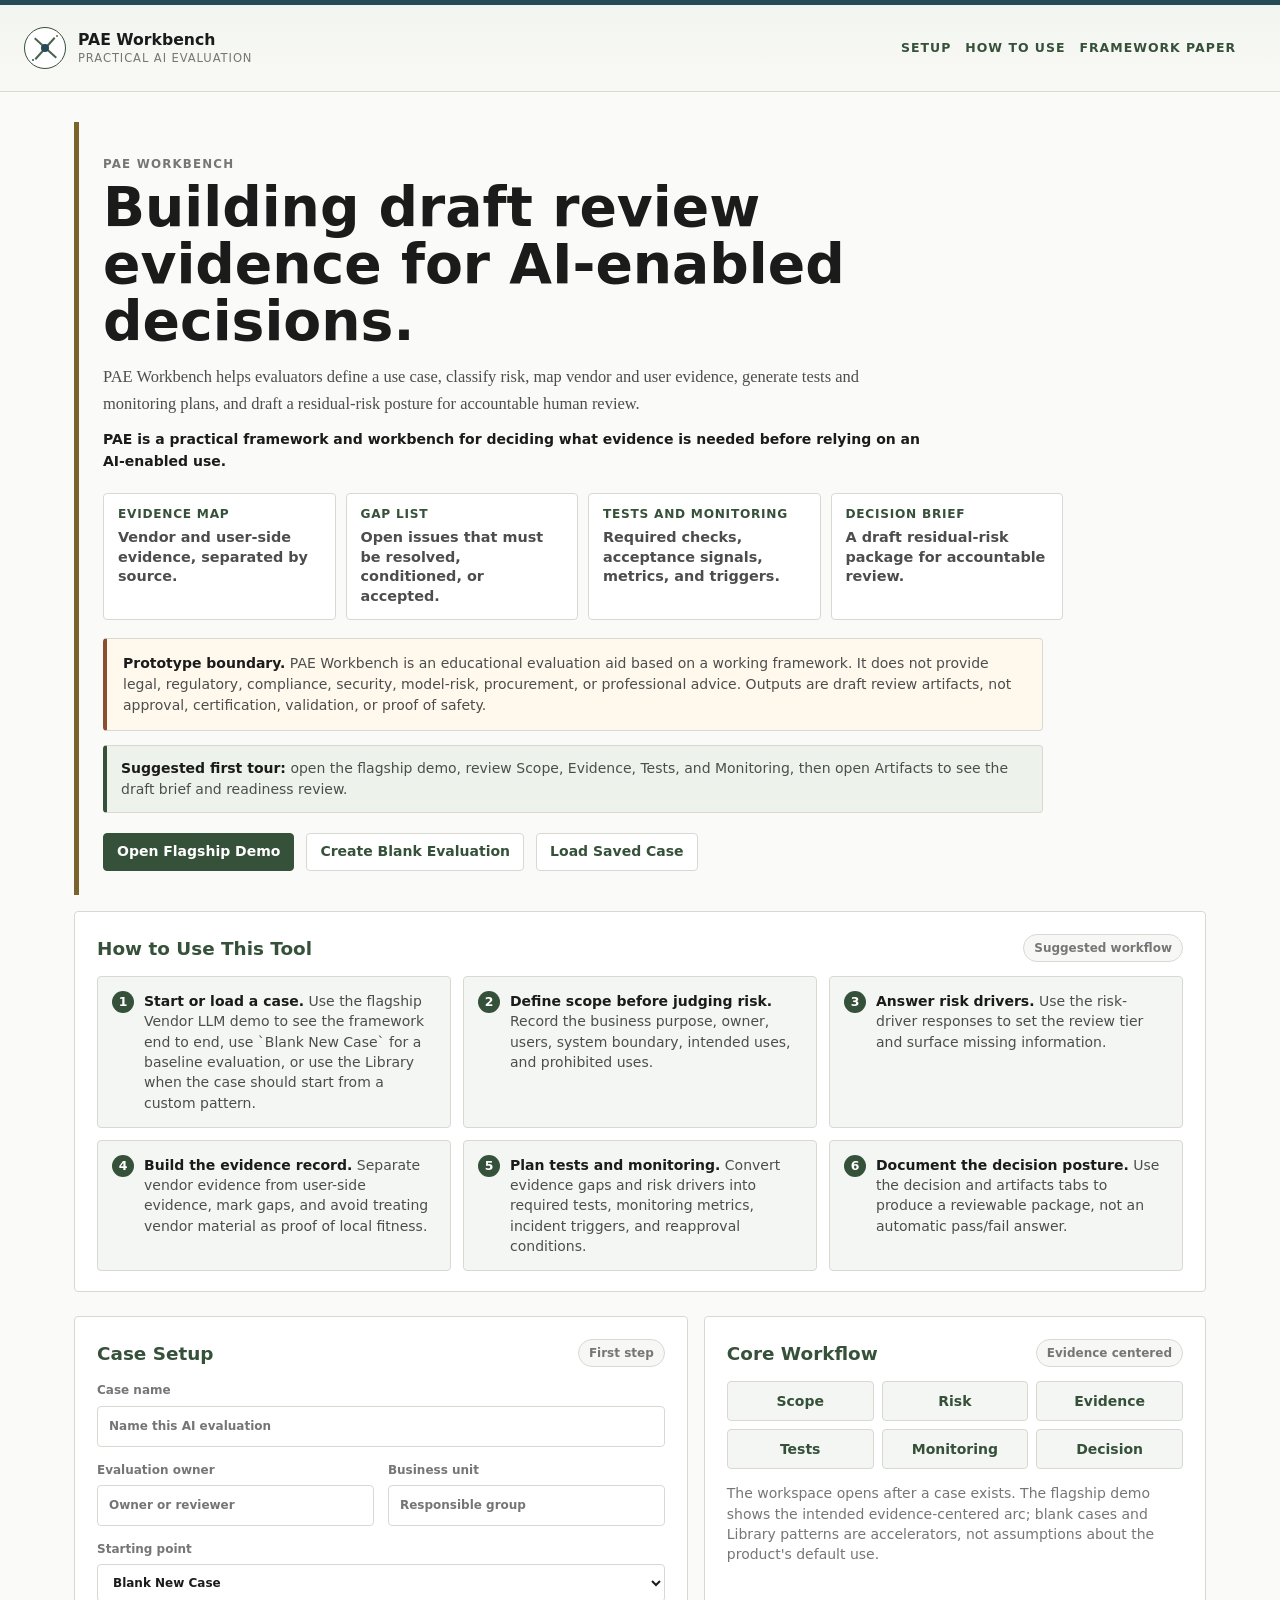
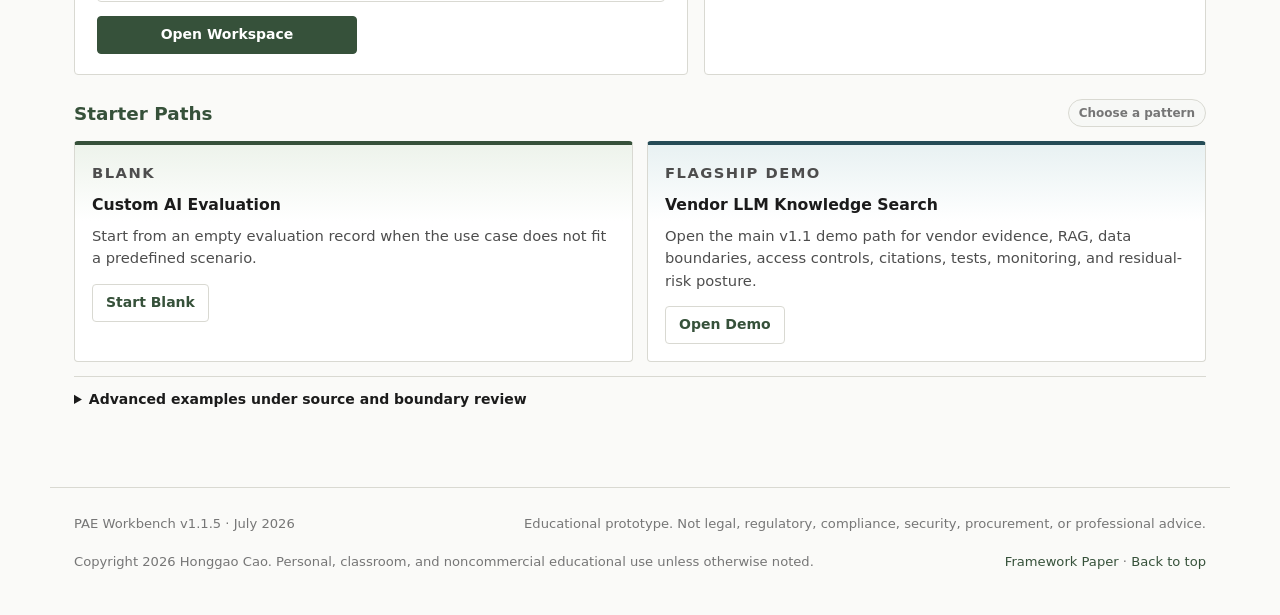
<file: index.html>
<!doctype html>
<html lang="en">
<head>
  <meta charset="utf-8">
  <meta name="viewport" content="width=device-width, initial-scale=1">
  <title>PAE Workbench</title>
  <link rel="stylesheet" href="styles.css">
</head>
<body>
  <header id="top" class="app-header">
    <a class="brand setup-link" href="#caseSetup" aria-label="PAE Workbench home">
      <span class="mark" aria-hidden="true"><span></span></span>
      <span class="brand-text">
        <strong>PAE Workbench</strong>
        <em>Practical AI Evaluation</em>
      </span>
    </a>
    <nav class="header-nav" aria-label="Project navigation">
      <a class="setup-link" href="#caseSetup">Setup</a>
      <a href="#howToUse">How to Use</a>
      <a href="working-paper.html">Framework Paper</a>
    </nav>
  </header>
  <input id="caseFileInput" class="visually-hidden" type="file" accept="application/json,.json">

  <main id="caseSetup" class="start-screen">
    <section class="start-hero" aria-labelledby="start-title">
      <p class="eyebrow">PAE Workbench</p>
      <h1 id="start-title">Building draft review evidence for AI-enabled decisions.</h1>
      <p class="lead">
        PAE Workbench helps evaluators define a use case, classify risk, map vendor and user evidence, generate tests and monitoring plans, and draft a residual-risk posture for accountable human review.
      </p>
      <p class="identity-statement">
        PAE is a practical framework and workbench for deciding what evidence is needed before relying on an AI-enabled use.
      </p>
      <div class="outcome-strip" aria-label="What the Workbench produces">
        <article>
          <span>Evidence Map</span>
          <strong>Vendor and user-side evidence, separated by source.</strong>
        </article>
        <article>
          <span>Gap List</span>
          <strong>Open issues that must be resolved, conditioned, or accepted.</strong>
        </article>
        <article>
          <span>Tests and Monitoring</span>
          <strong>Required checks, acceptance signals, metrics, and triggers.</strong>
        </article>
        <article>
          <span>Decision Brief</span>
          <strong>A draft residual-risk package for accountable review.</strong>
        </article>
      </div>
      <aside class="boundary-note" aria-label="Public boundary notice">
        <strong>Prototype boundary.</strong>
        PAE Workbench is an educational evaluation aid based on a working framework. It does not provide legal, regulatory, compliance, security, model-risk, procurement, or professional advice. Outputs are draft review artifacts, not approval, certification, validation, or proof of safety.
      </aside>
      <aside class="tour-cue" aria-label="Suggested first tour">
        <strong>Suggested first tour:</strong> open the flagship demo, review Scope, Evidence, Tests, and Monitoring, then open Artifacts to see the draft brief and readiness review.
      </aside>
      <div class="start-actions">
        <button id="startFlagshipDemo" type="button" class="primary">Open Flagship Demo</button>
        <button id="startBlankCase" type="button">Create Blank Evaluation</button>
        <button id="startLoadedCase" type="button">Load Saved Case</button>
      </div>
    </section>

    <section id="howToUse" class="howto-section" aria-labelledby="howto-title">
      <div class="section-heading">
        <h2 id="howto-title">How to Use This Tool</h2>
        <span class="badge muted">Suggested workflow</span>
      </div>
      <ol class="instruction-list">
        <li><strong>Start or load a case.</strong> Use the flagship Vendor LLM demo to see the framework end to end, use `Blank New Case` for a baseline evaluation, or use the Library when the case should start from a custom pattern.</li>
        <li><strong>Define scope before judging risk.</strong> Record the business purpose, owner, users, system boundary, intended uses, and prohibited uses.</li>
        <li><strong>Answer risk drivers.</strong> Use the risk-driver responses to set the review tier and surface missing information.</li>
        <li><strong>Build the evidence record.</strong> Separate vendor evidence from user-side evidence, mark gaps, and avoid treating vendor material as proof of local fitness.</li>
        <li><strong>Plan tests and monitoring.</strong> Convert evidence gaps and risk drivers into required tests, monitoring metrics, incident triggers, and reapproval conditions.</li>
        <li><strong>Document the decision posture.</strong> Use the decision and artifacts tabs to produce a reviewable package, not an automatic pass/fail answer.</li>
      </ol>
    </section>

    <section class="setup-grid" aria-label="Case setup">
      <section class="setup-panel">
        <div class="section-heading">
          <h2>Case Setup</h2>
          <span class="badge muted">First step</span>
        </div>
        <div class="form-grid compact">
          <label class="wide">
            Case name
            <input id="startCaseName" type="text" placeholder="Name this AI evaluation">
          </label>
          <label>
            Evaluation owner
            <input id="startOwner" type="text" placeholder="Owner or reviewer">
          </label>
          <label>
            Business unit
            <input id="startBusinessUnit" type="text" placeholder="Responsible group">
          </label>
          <label class="wide">
            Starting point
            <select id="startTemplateSelector"></select>
          </label>
        </div>
        <button id="startSelectedCase" type="button" class="primary wide-action">Open Workspace</button>
      </section>

      <section class="setup-panel">
        <div class="section-heading">
          <h2>Core Workflow</h2>
          <span class="badge muted">Evidence centered</span>
        </div>
        <div class="workflow-strip">
          <span>Scope</span>
          <span>Risk</span>
          <span>Evidence</span>
          <span>Tests</span>
          <span>Monitoring</span>
          <span>Decision</span>
        </div>
        <p class="support-copy">
          The workspace opens after a case exists. The flagship demo shows the intended evidence-centered arc; blank cases and Library patterns are accelerators, not assumptions about the product's default use.
        </p>
      </section>
    </section>

    <section class="starter-section" aria-labelledby="starter-title">
      <div class="section-heading">
        <h2 id="starter-title">Starter Paths</h2>
        <span class="badge muted">Choose a pattern</span>
      </div>
      <div class="starter-grid primary-starters">
        <article class="starter-card blank" data-template-start="other_blank_evaluation">
          <p class="panel-label">Blank</p>
          <h3>Custom AI Evaluation</h3>
          <p>Start from an empty evaluation record when the use case does not fit a predefined scenario.</p>
          <button type="button" data-start-template="other_blank_evaluation">Start Blank</button>
        </article>
        <article class="starter-card vendor" data-template-start="vendor_llm_internal_knowledge_search">
          <p class="panel-label">Flagship Demo</p>
          <h3>Vendor LLM Knowledge Search</h3>
          <p>Open the main v1.1 demo path for vendor evidence, RAG, data boundaries, access controls, citations, tests, monitoring, and residual-risk posture.</p>
          <button type="button" data-start-template="vendor_llm_internal_knowledge_search">Open Demo</button>
        </article>
      </div>
      <details class="advanced-starters">
        <summary>Advanced examples under source and boundary review</summary>
        <p>These scaffolds are retained for team exploration. They are not public-ready compliance, credit, privacy, or regulated-domain guidance.</p>
        <div class="starter-grid secondary-starters">
        <article class="starter-card impact locked-scaffold">
          <p class="panel-label">Advanced Scaffold</p>
          <h3>Customer-Facing Drafting</h3>
          <p>Explore a higher-impact scaffold where human review, privacy, escalation, and customer-harm signals matter. Not public-ready guidance.</p>
          <button type="button" disabled>Under Review</button>
        </article>
        <article class="starter-card credit locked-scaffold">
          <p class="panel-label">Advanced Scaffold</p>
          <h3>Internal Decisioning Tool</h3>
          <p>Explore a high-risk scaffold for credit decision support. Source and professional-boundary review required; not compliance guidance.</p>
          <button type="button" disabled>Under Review</button>
        </article>
        </div>
      </details>
    </section>
  </main>

  <main id="workspaceView" class="workspace is-hidden">
    <aside class="sidebar" aria-label="Evaluation summary">
      <section class="summary-panel">
        <p class="panel-label">Case</p>
        <h2 id="summaryCaseName">Untitled evaluation</h2>
        <div class="summary-grid">
          <div>
            <span>Status</span>
            <strong id="summaryStatus">Draft</strong>
          </div>
          <div>
            <span>Tier</span>
            <strong id="summaryTier">Moderate</strong>
          </div>
          <div>
            <span>Decision Posture</span>
            <strong id="summaryRecommendation">TBD</strong>
          </div>
        </div>
      </section>

      <section class="summary-panel">
        <p class="panel-label">Risk Flags</p>
        <ul id="riskFlags" class="compact-list"></ul>
      </section>

      <section class="summary-panel">
        <p class="panel-label">Evidence Status</p>
        <div id="evidenceBars" class="status-bars"></div>
      </section>

      <section class="summary-panel">
        <p class="panel-label">Readiness Gate</p>
        <div id="readinessScore" class="readiness-score">0/0</div>
        <ul id="readinessList" class="compact-list readiness-list"></ul>
        <p class="gate-note">
          Template starter paths are draft scaffolds. The gate highlights documentation completeness and unresolved review work; it does not verify evidence quality or approve use.
        </p>
      </section>
    </aside>

    <section class="main-panel">
      <nav class="tabs" aria-label="Evaluation phases">
        <button class="tab active" type="button" data-tab="howto">How to Use</button>
        <button class="tab" type="button" data-tab="intake">Scope</button>
        <button class="tab" type="button" data-tab="library">Library</button>
        <button class="tab" type="button" data-tab="evidence">Evidence</button>
        <button class="tab" type="button" data-tab="tests">Tests</button>
        <button class="tab" type="button" data-tab="monitoring">Monitoring</button>
        <button class="tab" type="button" data-tab="approval">Decision</button>
        <button class="tab" type="button" data-tab="artifacts">Artifacts</button>
      </nav>

      <section id="howto" class="tab-panel active">
        <div class="section-heading">
          <h2>How to Use This Tool</h2>
          <span class="badge muted">Workbench guide</span>
        </div>
        <div class="guide-grid">
          <article class="guide-feature">
            <p class="panel-label">Start Here</p>
            <h3>Use the flagship demo as a three-minute tour.</h3>
            <p>Open the Vendor LLM case, scan Scope, Evidence, Tests, and Monitoring, then open Artifacts to see the draft decision brief and readiness review.</p>
          </article>
          <article>
            <p class="panel-label">1. Scope</p>
            <h3>Define the use before evaluating the tool.</h3>
            <p>Begin with a blank new case unless a Library case pattern clearly fits. Record the business purpose, intended users, system boundary, data exposure, and prohibited uses.</p>
          </article>
          <article>
            <p class="panel-label">2. Risk and Evidence</p>
            <h3>Use risk drivers to shape the evidence package.</h3>
            <p>Answer the risk-driver questions, then collect evidence by source. Vendor documentation and local testing should remain separate so gaps are visible.</p>
          </article>
          <article>
            <p class="panel-label">3. Tests and Monitoring</p>
            <h3>Turn gaps into review obligations.</h3>
            <p>Add tests, acceptance signals, monitoring metrics, incident triggers, and reapproval conditions before relying on the generated decision artifacts.</p>
          </article>
          <article>
            <p class="panel-label">4. Review Package</p>
            <h3>Export a reviewable record.</h3>
            <p>Use decision and artifacts to draft the residual-risk posture, conditions, readiness review, decision brief, and artifact bundle for human review.</p>
          </article>
        </div>
      </section>

      <section id="intake" class="tab-panel">
        <div class="section-heading">
          <h2>Scope and Intake</h2>
          <span id="templateName" class="badge">Blank New Case</span>
        </div>
        <section class="case-start-panel">
          <label>
            Starting point
            <select id="templateSelector"></select>
          </label>
          <div>
            <p class="panel-label">Default Tier</p>
            <strong id="templateDefaultTier">Moderate</strong>
          </div>
        </section>
        <div class="form-grid">
          <label>
            Case name
            <input id="caseName" type="text" placeholder="Name your case">
          </label>
          <label>
            Status
            <select id="caseStatus"></select>
          </label>
        </div>

        <div class="section-heading">
          <h2>Project Setup</h2>
          <span class="badge muted">Kickoff details</span>
        </div>
        <div class="form-grid">
          <label>
            Evaluation owner
            <input id="evaluationOwner" type="text" placeholder="Name the evaluation owner">
          </label>
          <label>
            Business unit
            <input id="businessUnit" type="text" placeholder="Name the responsible business unit">
          </label>
          <label>
            Deployment stage
            <select id="deploymentStage"></select>
          </label>
          <label>
            Target decision date
            <input id="targetDecisionDate" type="date">
          </label>
          <label class="wide">
            Business purpose
            <textarea id="businessPurpose" rows="4" placeholder="Define the business purpose and operational context"></textarea>
          </label>
          <label>
            Vendor <span class="field-note">(N/A if for an internal model or system)</span>
            <input id="vendorName" type="text" placeholder="Enter vendor name or N/A">
          </label>
          <label>
            Model or system
            <div class="compound-field">
              <select id="modelSystemType">
                <option value="model">Model</option>
                <option value="system">System</option>
              </select>
              <input id="serviceName" type="text" placeholder="Name the model or system">
            </div>
          </label>
        </div>

        <details class="support-drawer">
          <summary>Use-case intake questions</summary>
          <div id="kickoffQuestions" class="kickoff-grid"></div>
        </details>

        <div class="section-heading">
          <h2>Risk Drivers</h2>
          <span id="matchedRule" class="badge muted">Rule: r2_vendor_internal_search_default</span>
        </div>
        <div id="riskDriverGrid" class="driver-grid"></div>

        <div class="section-heading">
          <h2>Scope Boundaries</h2>
        </div>
        <div class="list-editor">
          <details class="scope-drawer">
            <summary>
              <span>Intended Users</span>
              <span id="intendedUsersCount" class="badge muted">0 selected</span>
            </summary>
            <ul id="intendedUsers" class="editable-list"></ul>
            <div class="inline-add">
              <input id="newUser" type="text" placeholder="Add user group">
              <button type="button" data-add="user">Add</button>
            </div>
          </details>
          <details class="scope-drawer">
            <summary>
              <span>Prohibited Uses</span>
              <span id="prohibitedUsesCount" class="badge muted">0 selected</span>
            </summary>
            <ul id="prohibitedUses" class="editable-list"></ul>
            <div class="inline-add">
              <input id="newProhibitedUse" type="text" placeholder="Add prohibited use">
              <button type="button" data-add="prohibited">Add</button>
            </div>
          </details>
        </div>

        <details class="support-drawer">
          <summary>Scenario background</summary>
          <div class="support-grid">
            <section>
              <p class="panel-label">Scenario</p>
              <h3 id="templateProfileName">Blank New Case</h3>
              <p id="templateDescription"></p>
            </section>
            <section>
              <p class="panel-label">Evaluation Focus</p>
              <ul id="templateFocus" class="inline-list"></ul>
            </section>
          </div>
          <section class="support-block">
            <p class="panel-label">Framework Anchors</p>
            <ul id="frameworkAnchors" class="anchor-list"></ul>
          </section>
        </details>
      </section>

      <section id="library" class="tab-panel">
        <div class="section-heading">
          <h2>Workbench Library</h2>
          <span class="badge muted">Optional accelerators</span>
        </div>
        <div class="library-grid">
          <section>
            <h3>Case Patterns</h3>
            <div id="libraryCasePatterns" class="library-stack"></div>
          </section>
          <section>
            <h3>Evaluation Modules</h3>
            <div id="libraryModules" class="library-stack"></div>
          </section>
          <section>
            <h3>Metric Tools</h3>
            <div id="libraryMetricTools" class="library-stack"></div>
          </section>
          <section>
            <h3>Monitoring Metrics</h3>
            <div id="libraryMonitoringMetrics" class="library-stack"></div>
          </section>
        </div>
      </section>

      <section id="evidence" class="tab-panel">
        <div class="section-heading">
          <h2>Evidence Matrix</h2>
          <div class="heading-actions">
            <span class="badge muted">Template starters</span>
            <button id="addEvidence" type="button">Add Evidence</button>
          </div>
        </div>
        <p class="section-note">
          Record source, date, owner, system version, and verification status where available. Vendor materials remain vendor evidence; they do not prove local fitness without local testing, policy review, and accountable disposition.
        </p>
        <div id="evidenceTable" class="table-shell"></div>
        <div class="section-heading">
          <h2>Evidence Gaps</h2>
        </div>
        <ul id="gapList" class="gap-list"></ul>
      </section>

      <section id="tests" class="tab-panel">
        <div class="section-heading">
          <h2>Required Tests</h2>
          <span id="blockingCount" class="badge">0 blocking</span>
        </div>
        <div id="testList" class="item-stack"></div>
        <div class="section-heading">
          <h2>Open Questions</h2>
          <button id="addQuestion" type="button">Add Question</button>
        </div>
        <ul id="openQuestions" class="editable-list"></ul>
      </section>

      <section id="monitoring" class="tab-panel">
        <div class="section-heading">
          <h2>Monitoring Plan</h2>
          <span id="reviewCadence" class="badge muted">TBD</span>
        </div>
        <div class="list-editor">
          <div>
            <h3>Metrics</h3>
            <ul id="monitoringMetrics" class="editable-list"></ul>
            <div class="inline-add">
              <input id="newMetric" type="text" placeholder="Add metric">
              <button type="button" data-add="metric">Add</button>
            </div>
          </div>
          <div>
            <h3>Incident Triggers</h3>
            <ul id="incidentTriggers" class="editable-list"></ul>
            <div class="inline-add">
              <input id="newTrigger" type="text" placeholder="Add trigger">
              <button type="button" data-add="trigger">Add</button>
            </div>
          </div>
        </div>
      </section>

      <section id="approval" class="tab-panel">
        <div class="section-heading">
          <h2>Draft Decision Posture</h2>
          <span id="approvalTemplate" class="badge">TBD</span>
        </div>
        <div class="form-grid">
          <label>
            Decision posture
            <select id="recommendation"></select>
          </label>
          <label class="wide">
            Residual risk statement
            <textarea id="residualRisk" rows="5"></textarea>
          </label>
        </div>
        <div class="section-heading">
          <h2>Conditions</h2>
          <button id="addCondition" type="button">Add Condition</button>
        </div>
        <ul id="conditionList" class="editable-list"></ul>
      </section>

      <section id="artifacts" class="tab-panel">
        <div class="section-heading">
          <h2>Generated Artifacts</h2>
          <div class="segmented">
            <button type="button" class="artifact-select active" data-artifact="matrix">Matrix</button>
            <button type="button" class="artifact-select" data-artifact="gaps">Gaps</button>
            <button type="button" class="artifact-select" data-artifact="tests">Tests</button>
            <button type="button" class="artifact-select" data-artifact="monitoring">Monitoring</button>
            <button type="button" class="artifact-select" data-artifact="approval">Decision</button>
            <button type="button" class="artifact-select" data-artifact="brief">Brief</button>
            <button type="button" class="artifact-select" data-artifact="readiness">Readiness</button>
          </div>
        </div>
        <div class="artifact-actions">
          <button id="copyArtifact" type="button">Copy</button>
          <button id="downloadArtifact" type="button">Download</button>
          <button id="downloadCase" type="button">Save Case JSON</button>
          <button id="downloadBundle" type="button" class="primary">Artifact Bundle</button>
        </div>
        <aside class="artifact-boundary" aria-label="Artifact boundary notice">
          Draft artifact only. Generated outputs are for review and discussion. The prototype checks documentation completeness, not evidence quality. Source claims, vendor evidence, local test results, and policy conclusions must be independently verified before reliance.
        </aside>
        <pre id="artifactPreview" class="artifact-preview"></pre>
      </section>
    </section>
  </main>

  <footer class="site-footer">
    <span>PAE Workbench v1.1.5 &middot; July 2026</span>
    <span>Educational prototype. Not legal, regulatory, compliance, security, procurement, or professional advice.</span>
    <span>Copyright 2026 Honggao Cao. Personal, classroom, and noncommercial educational use unless otherwise noted.</span>
    <span><a href="working-paper.html">Framework Paper</a> &middot; <a href="#top">Back to top</a></span>
  </footer>

  <script src="app.js?v=1.1.5"></script>
</body>
</html>
</file>
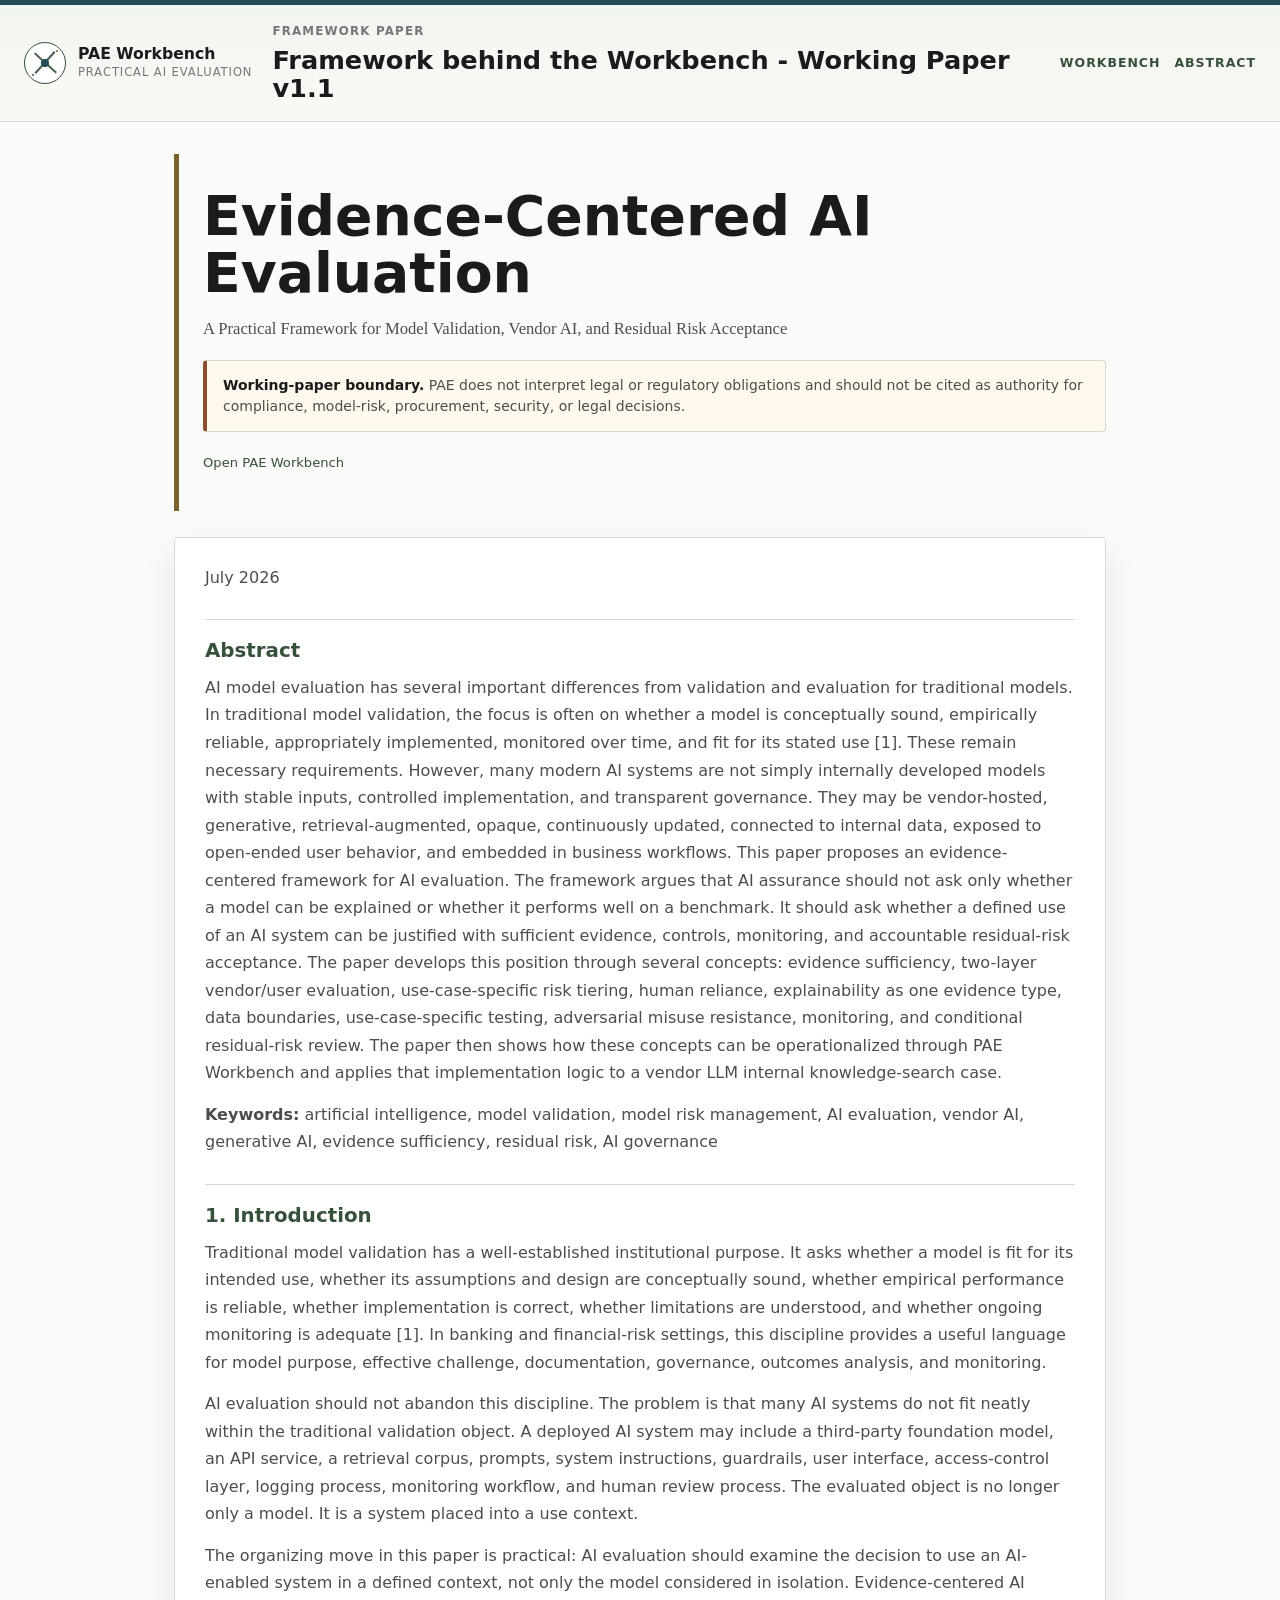
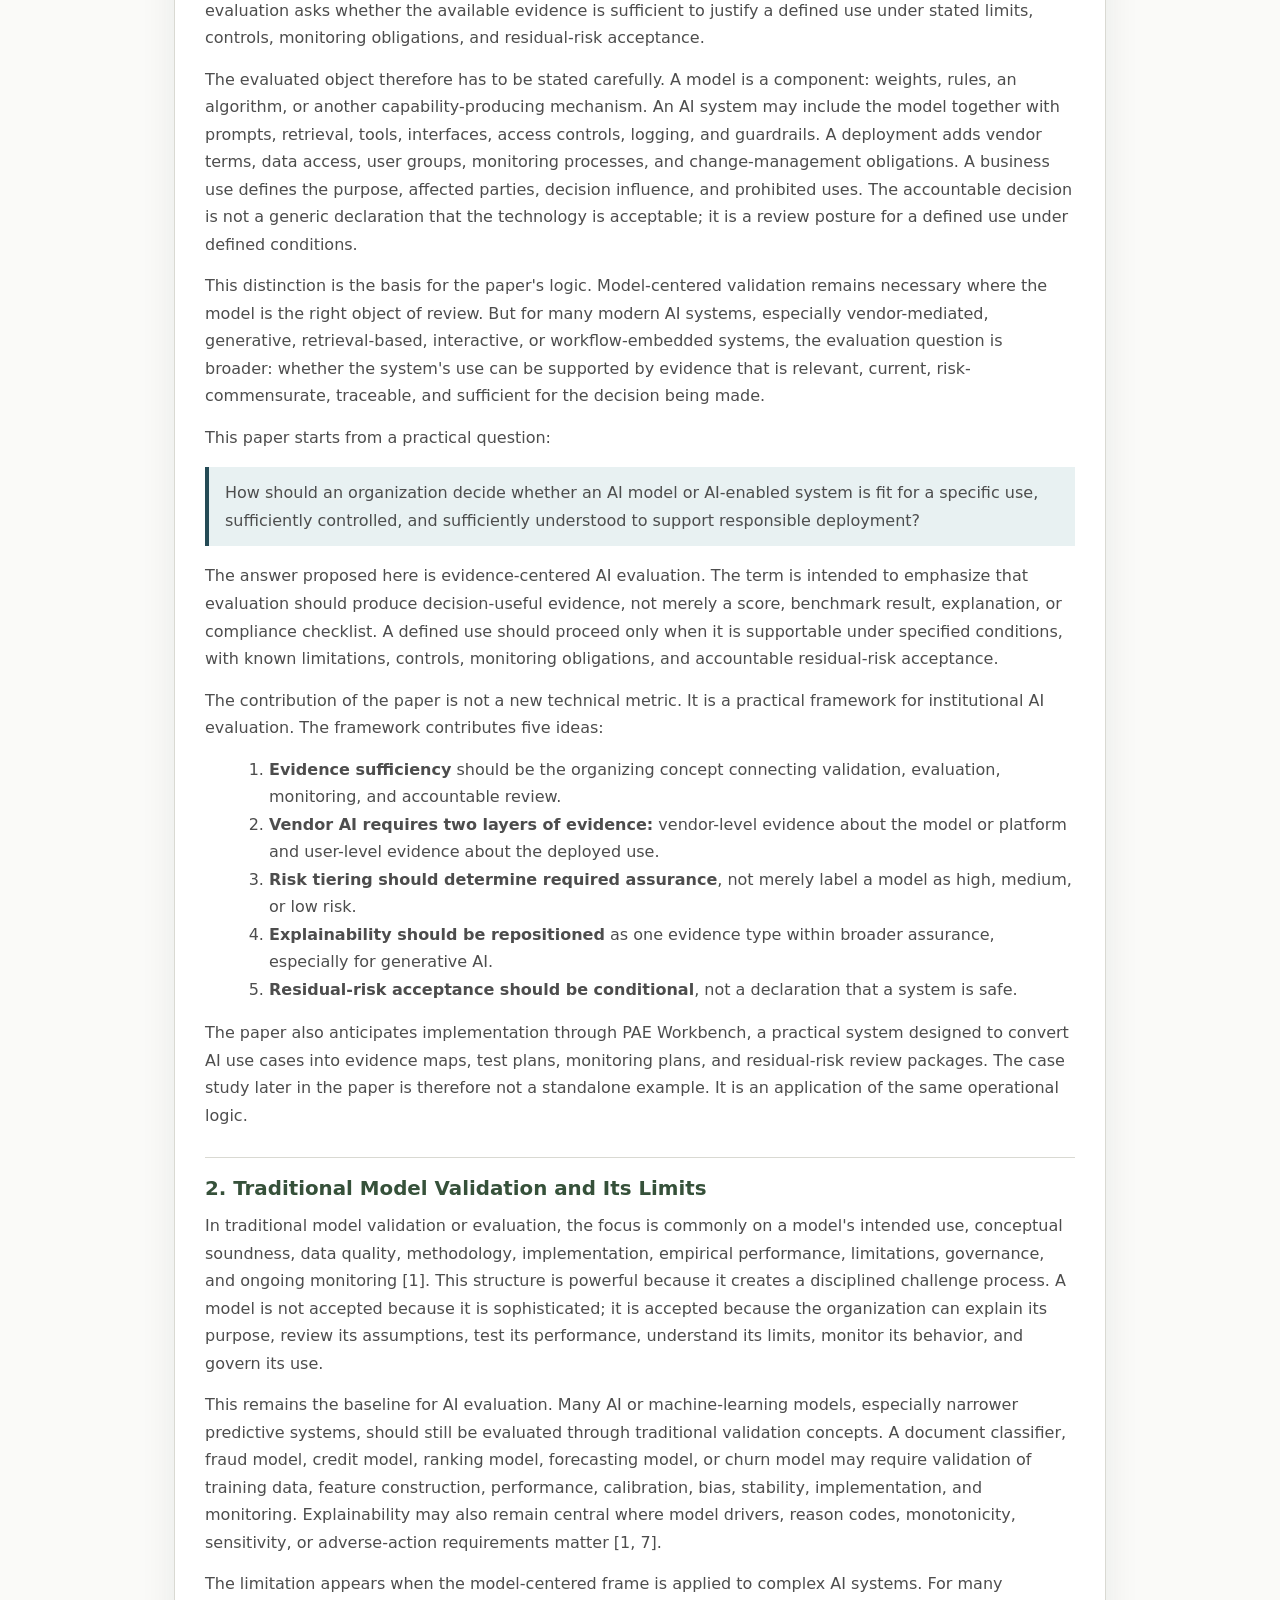
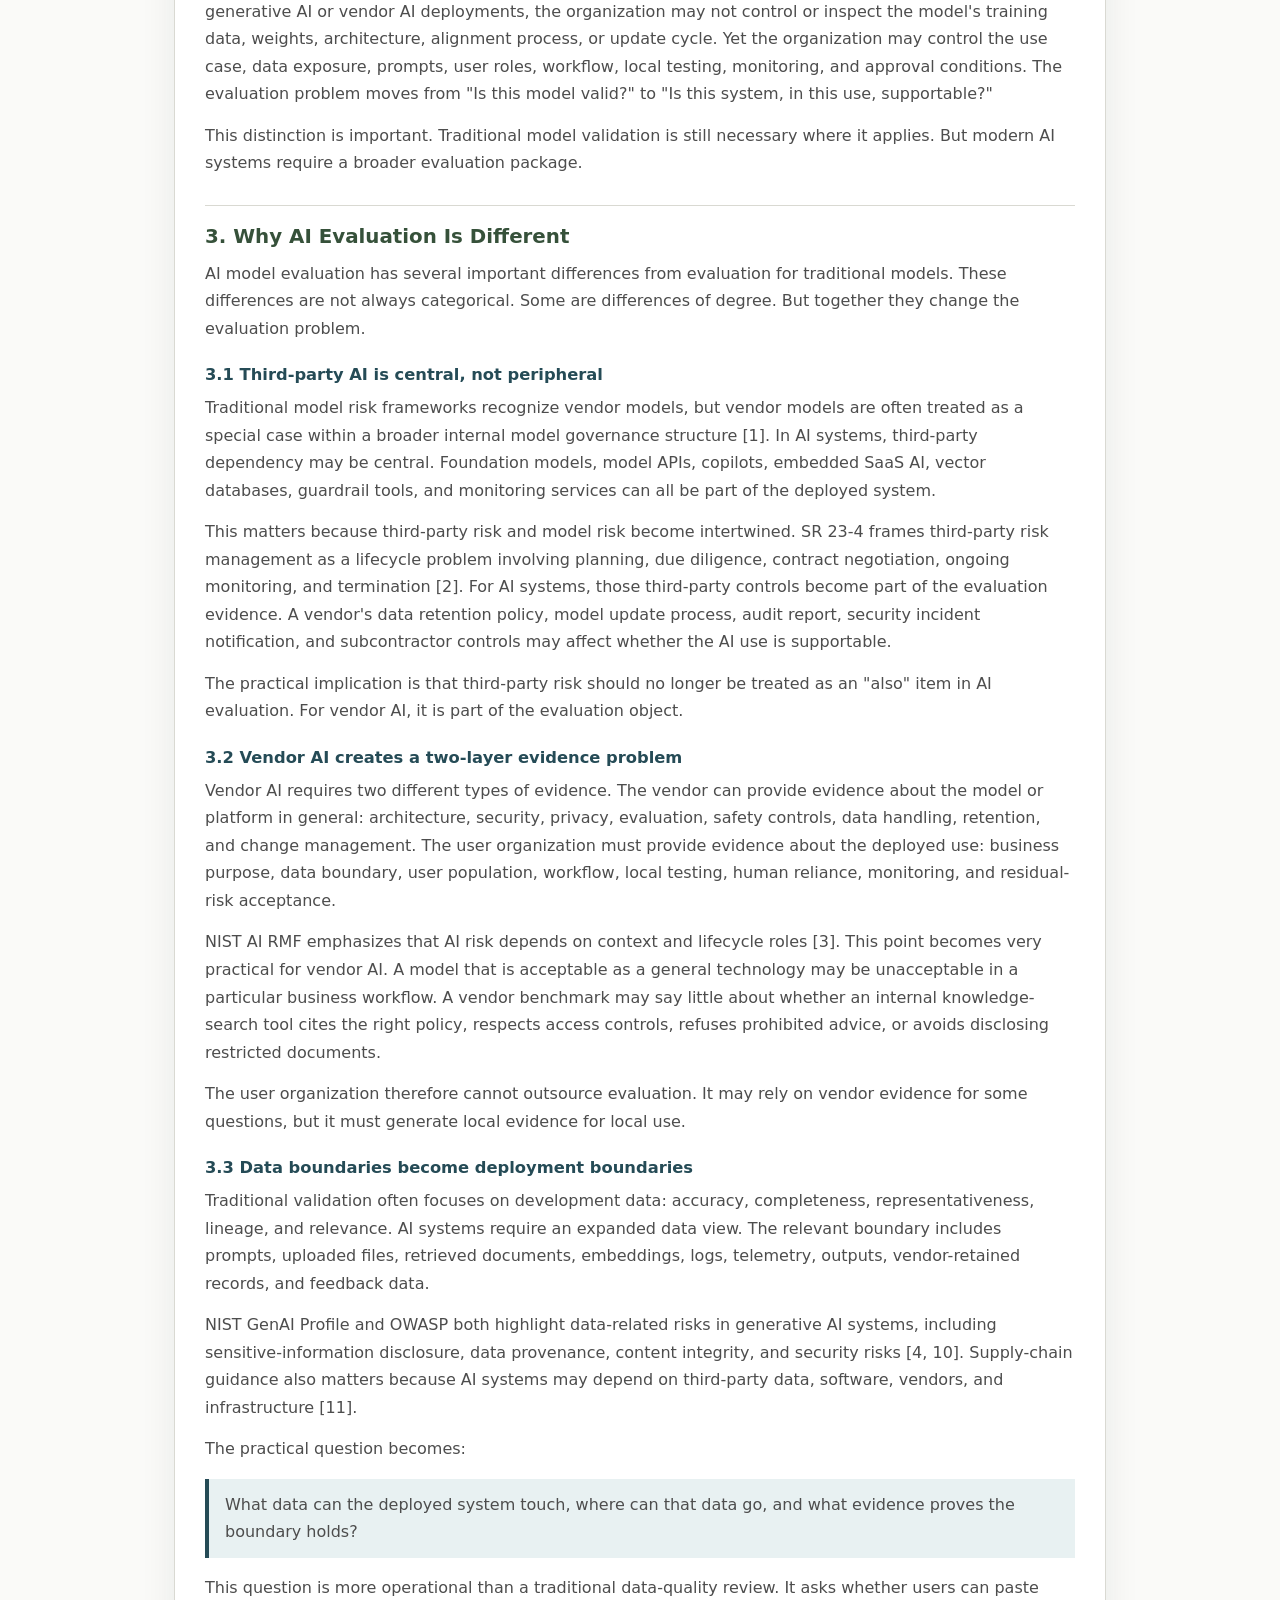
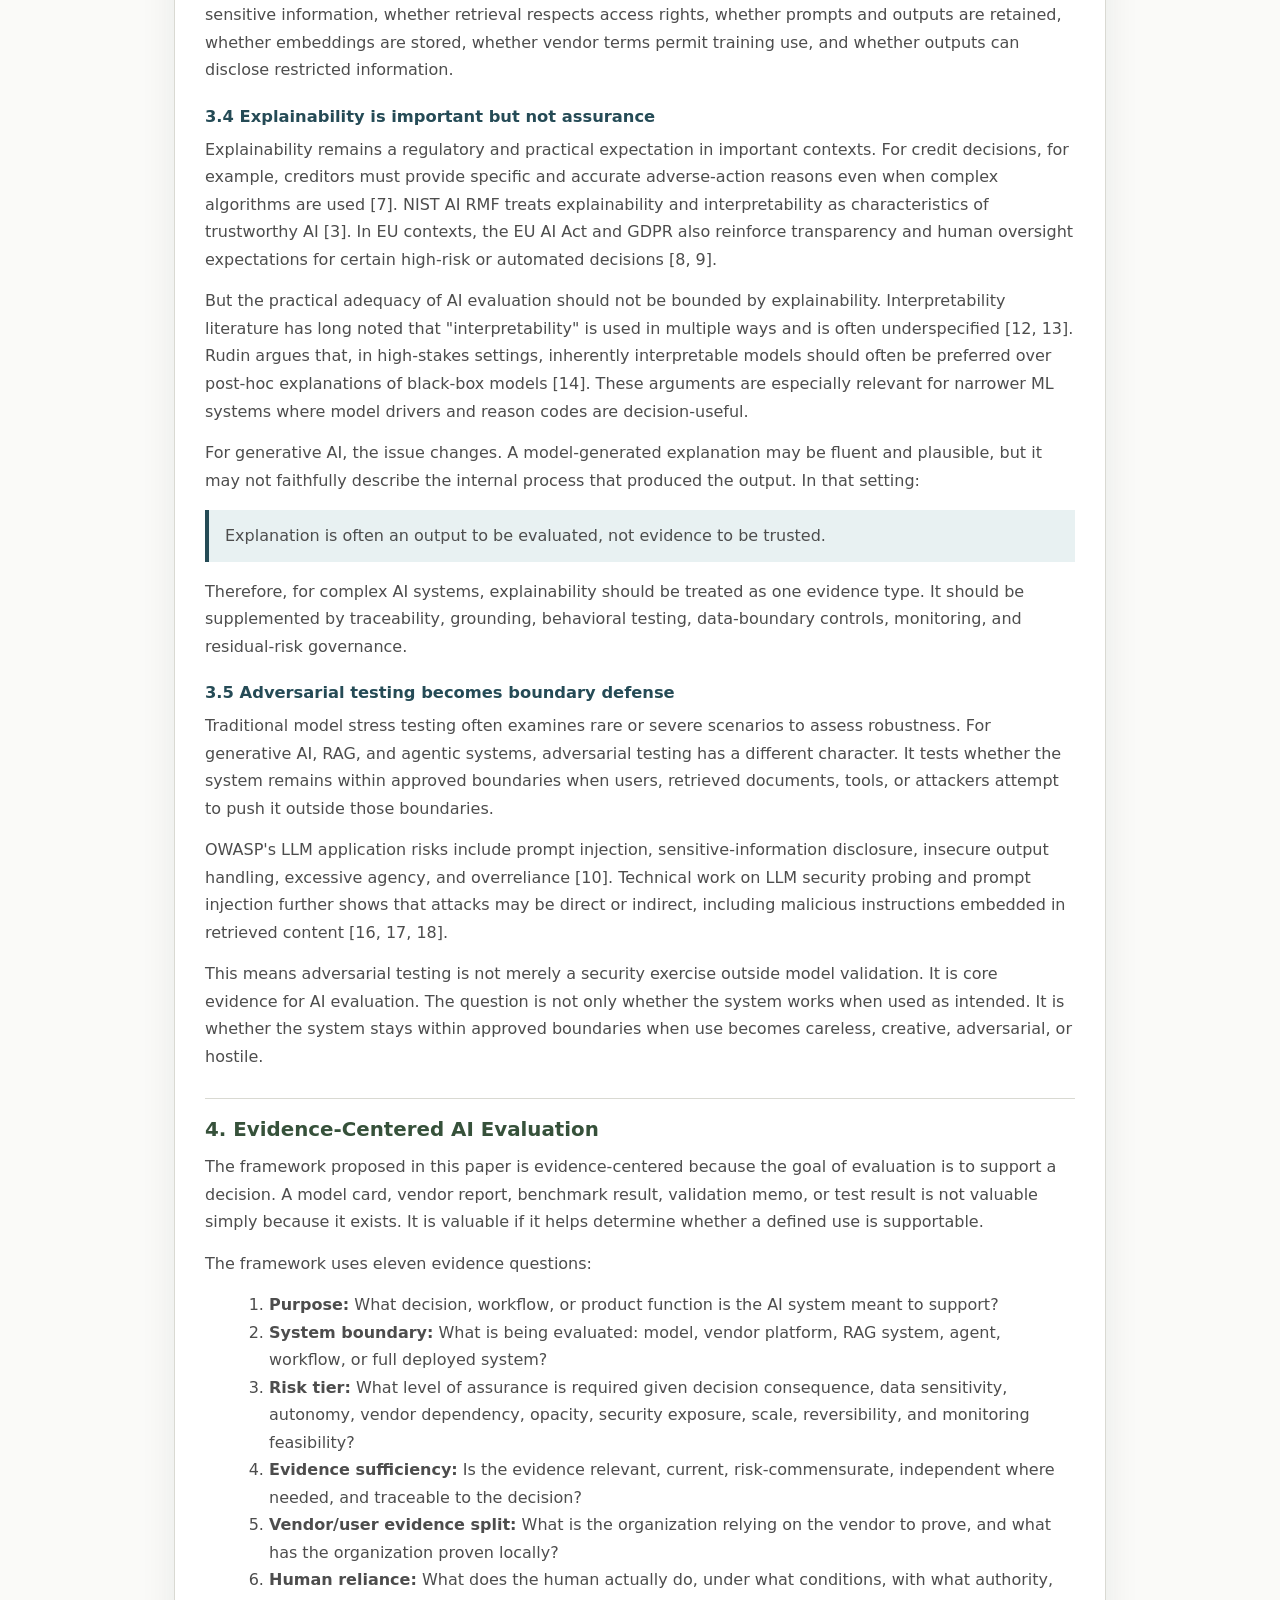
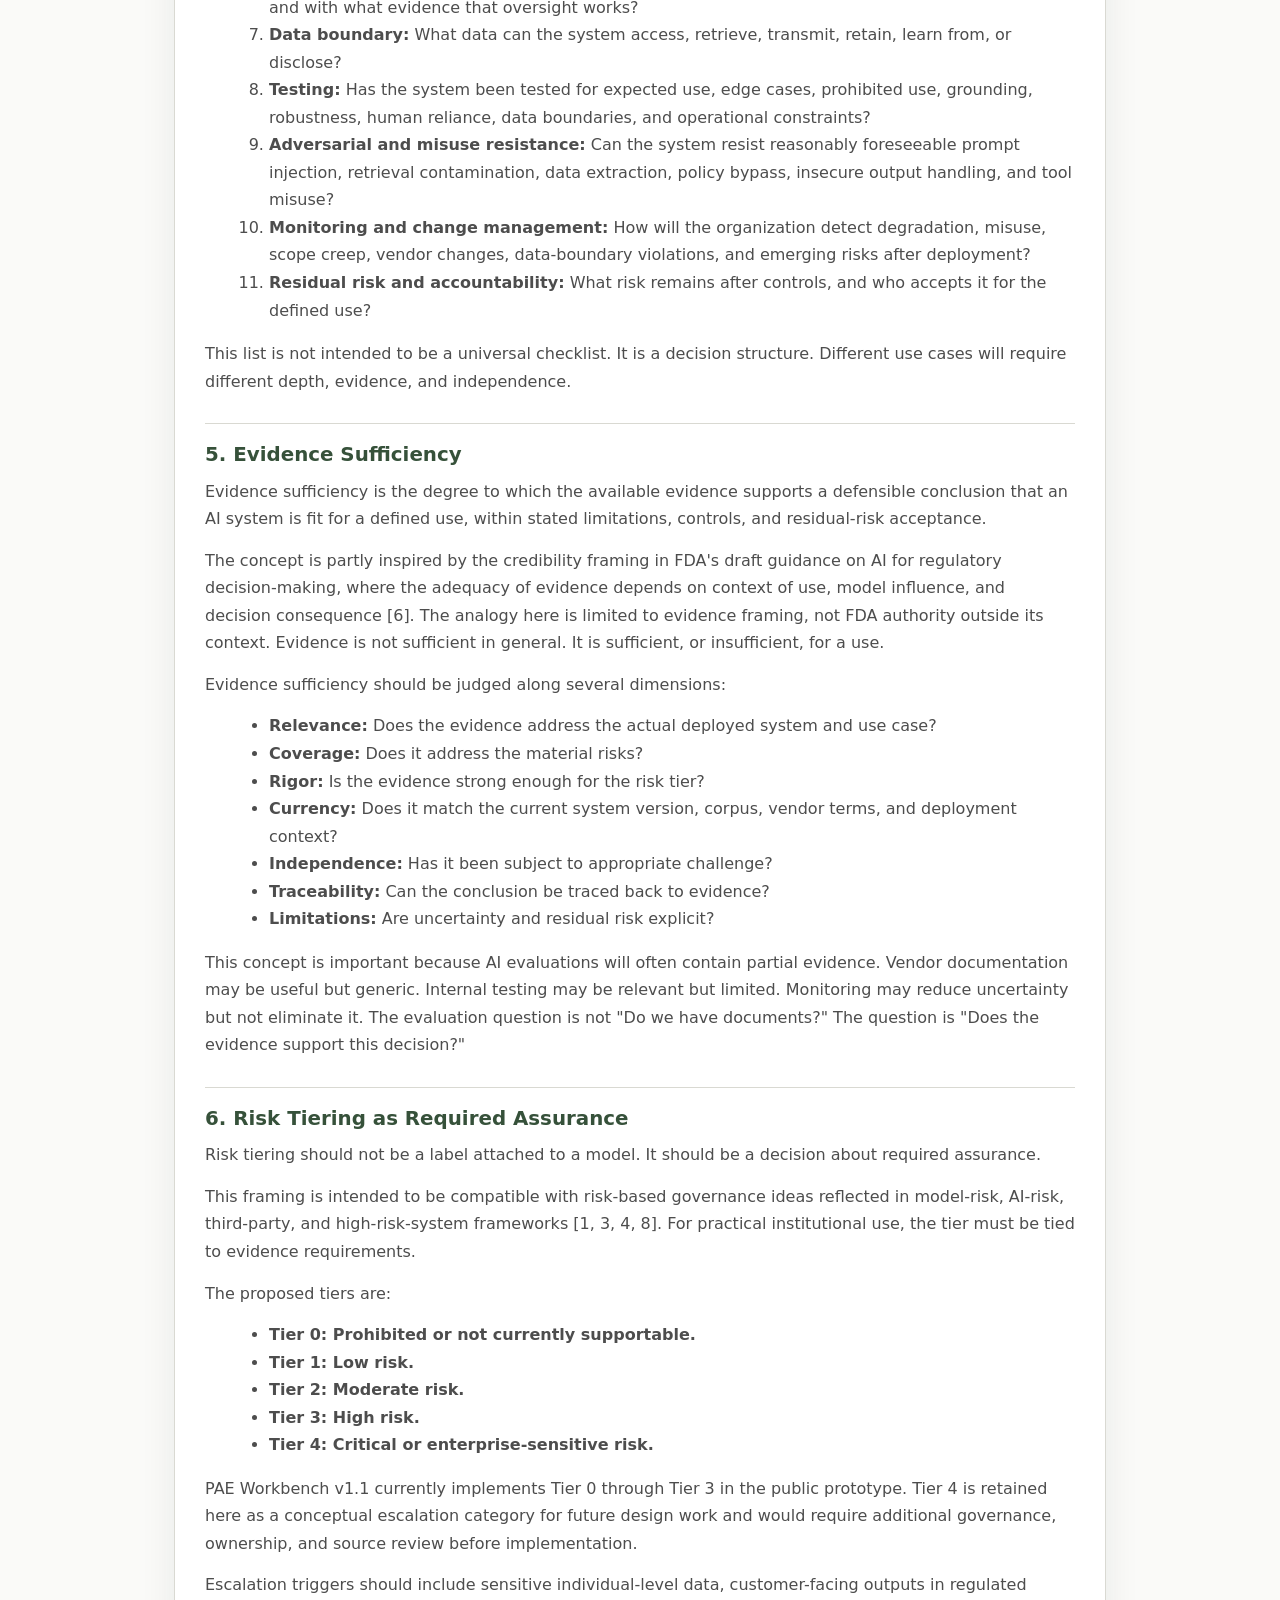
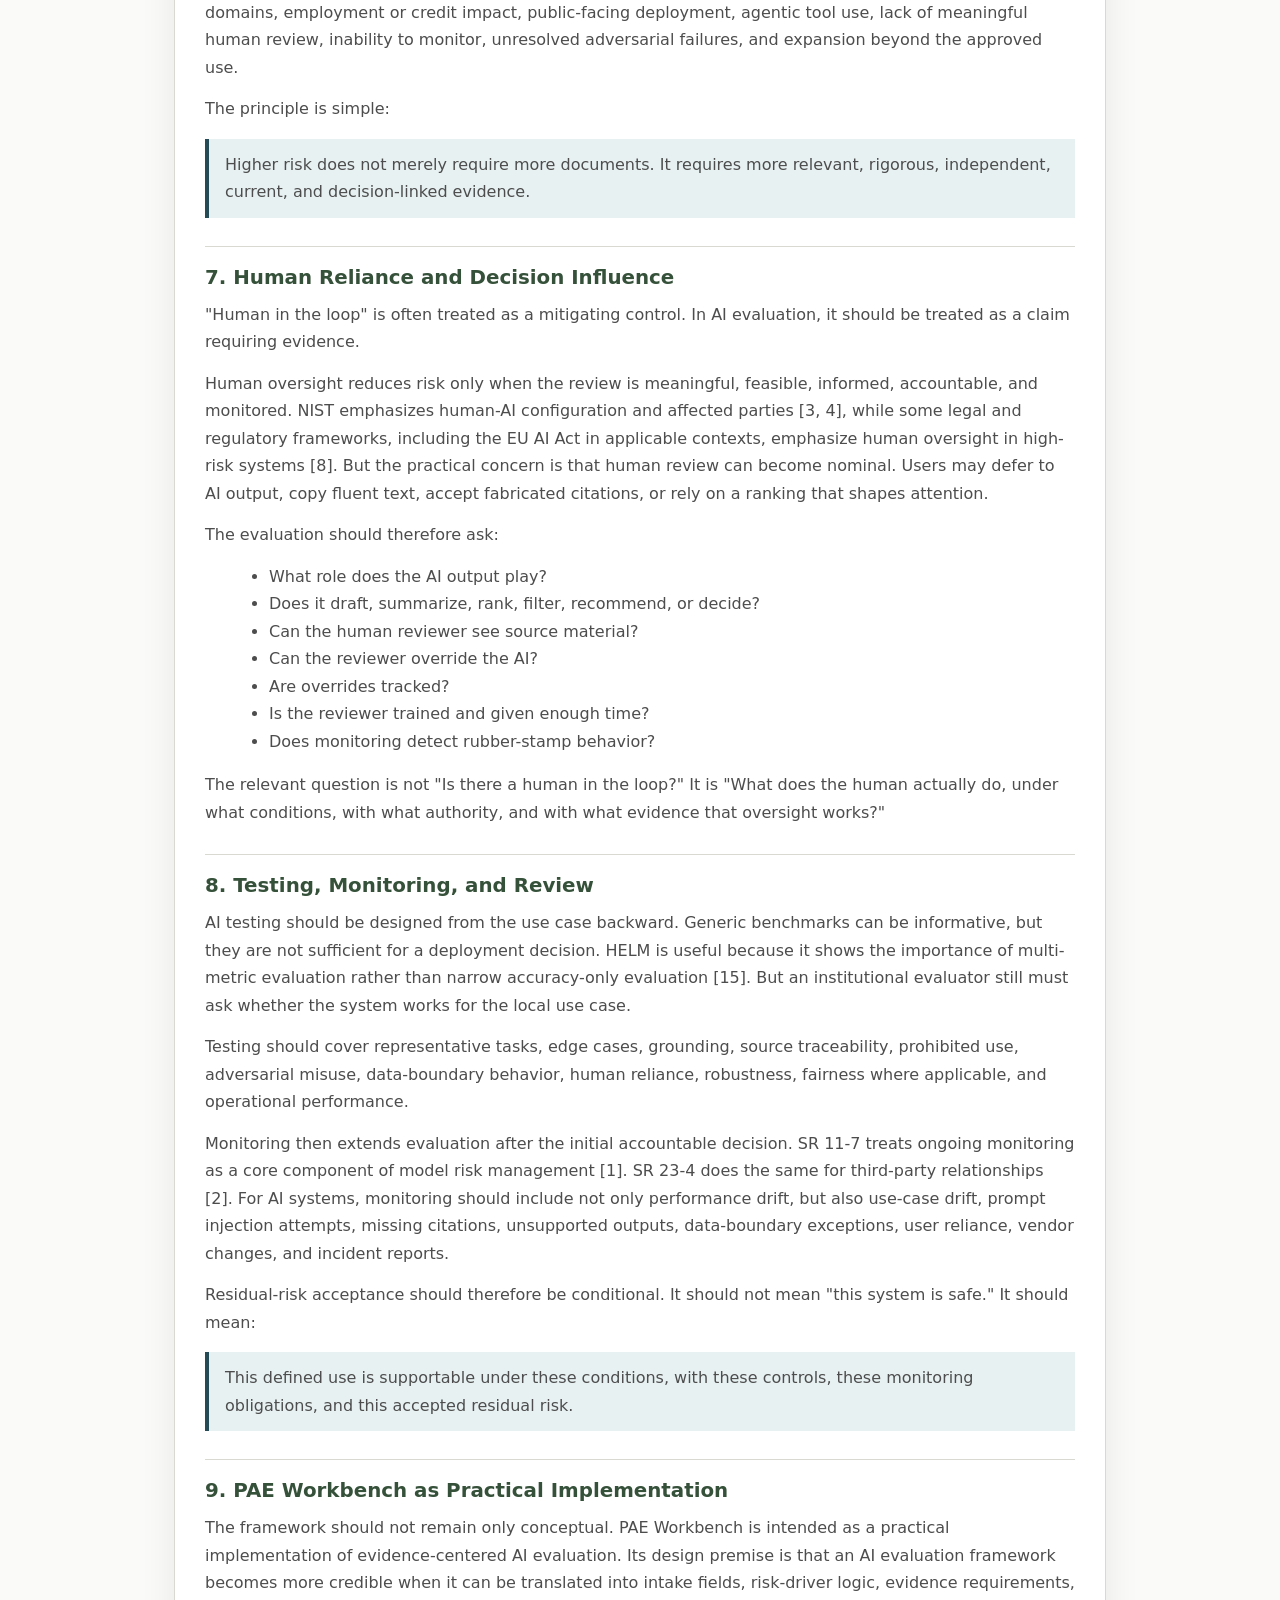
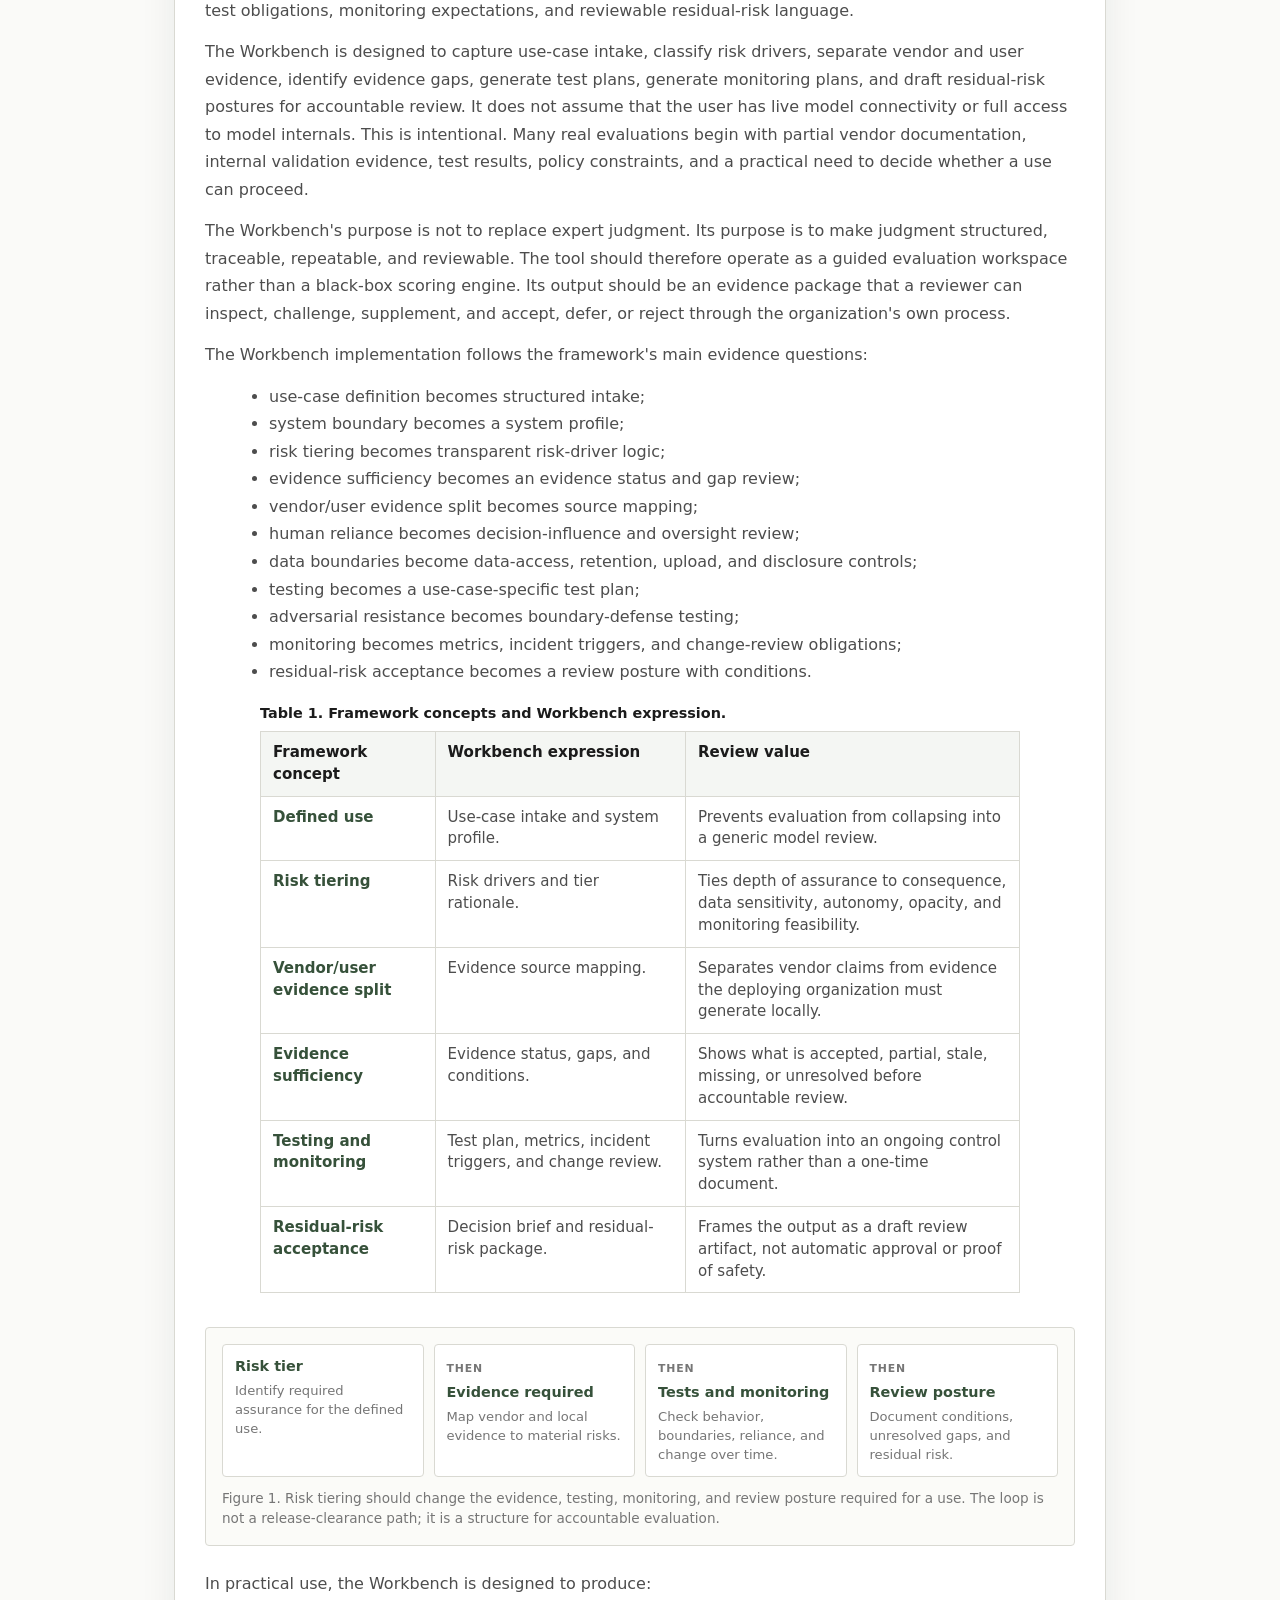
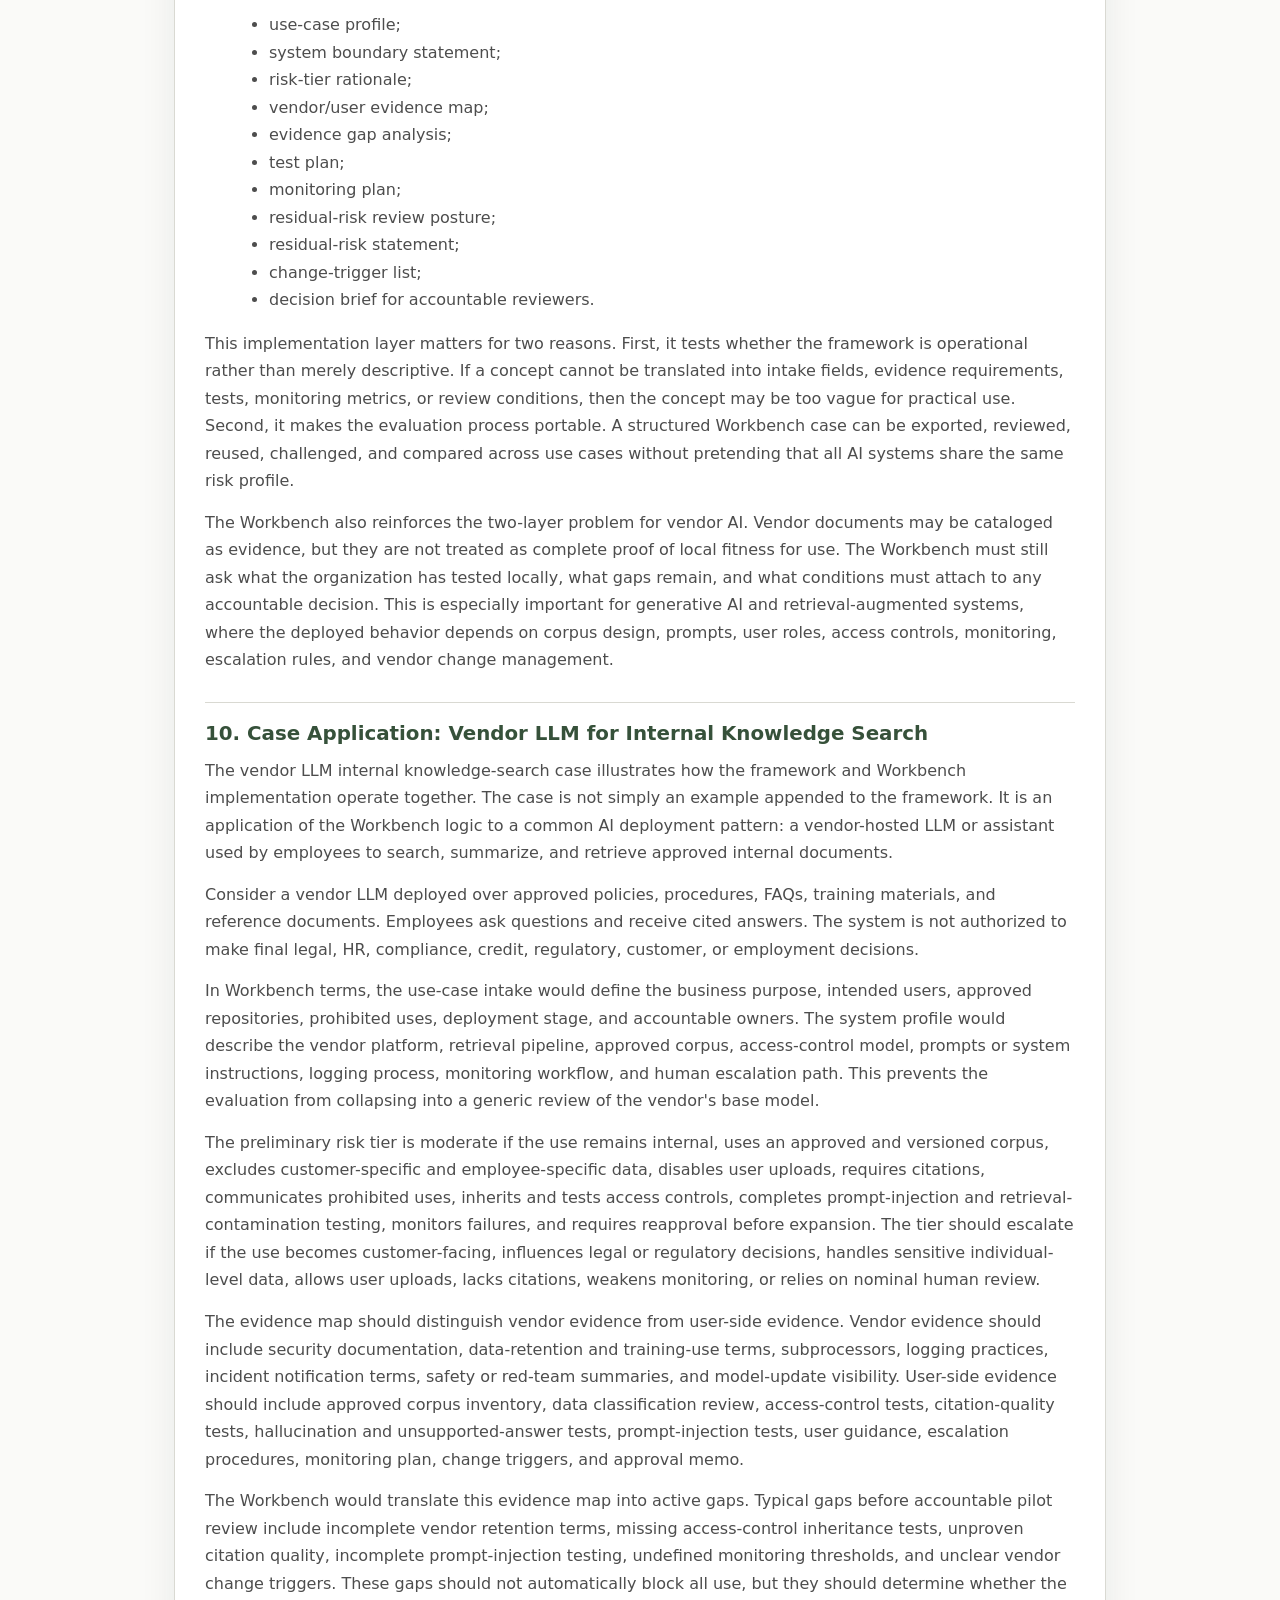
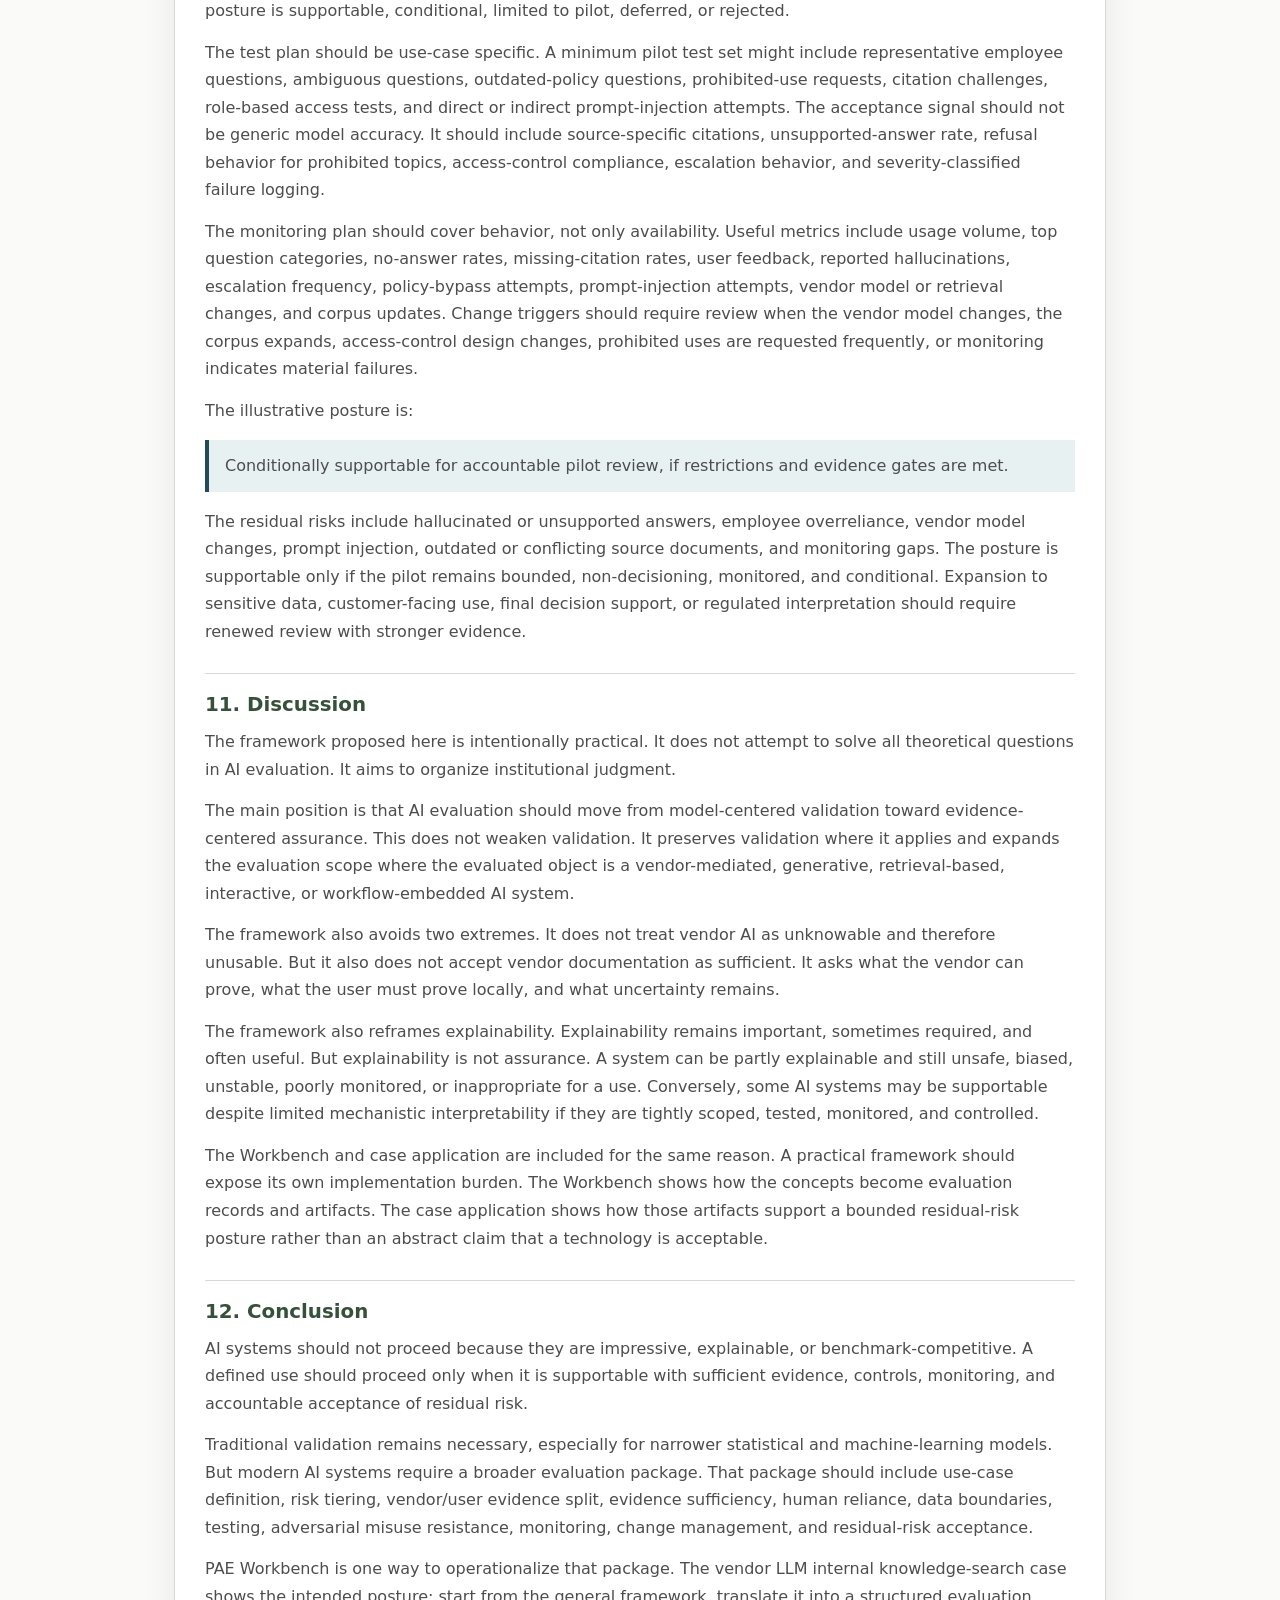
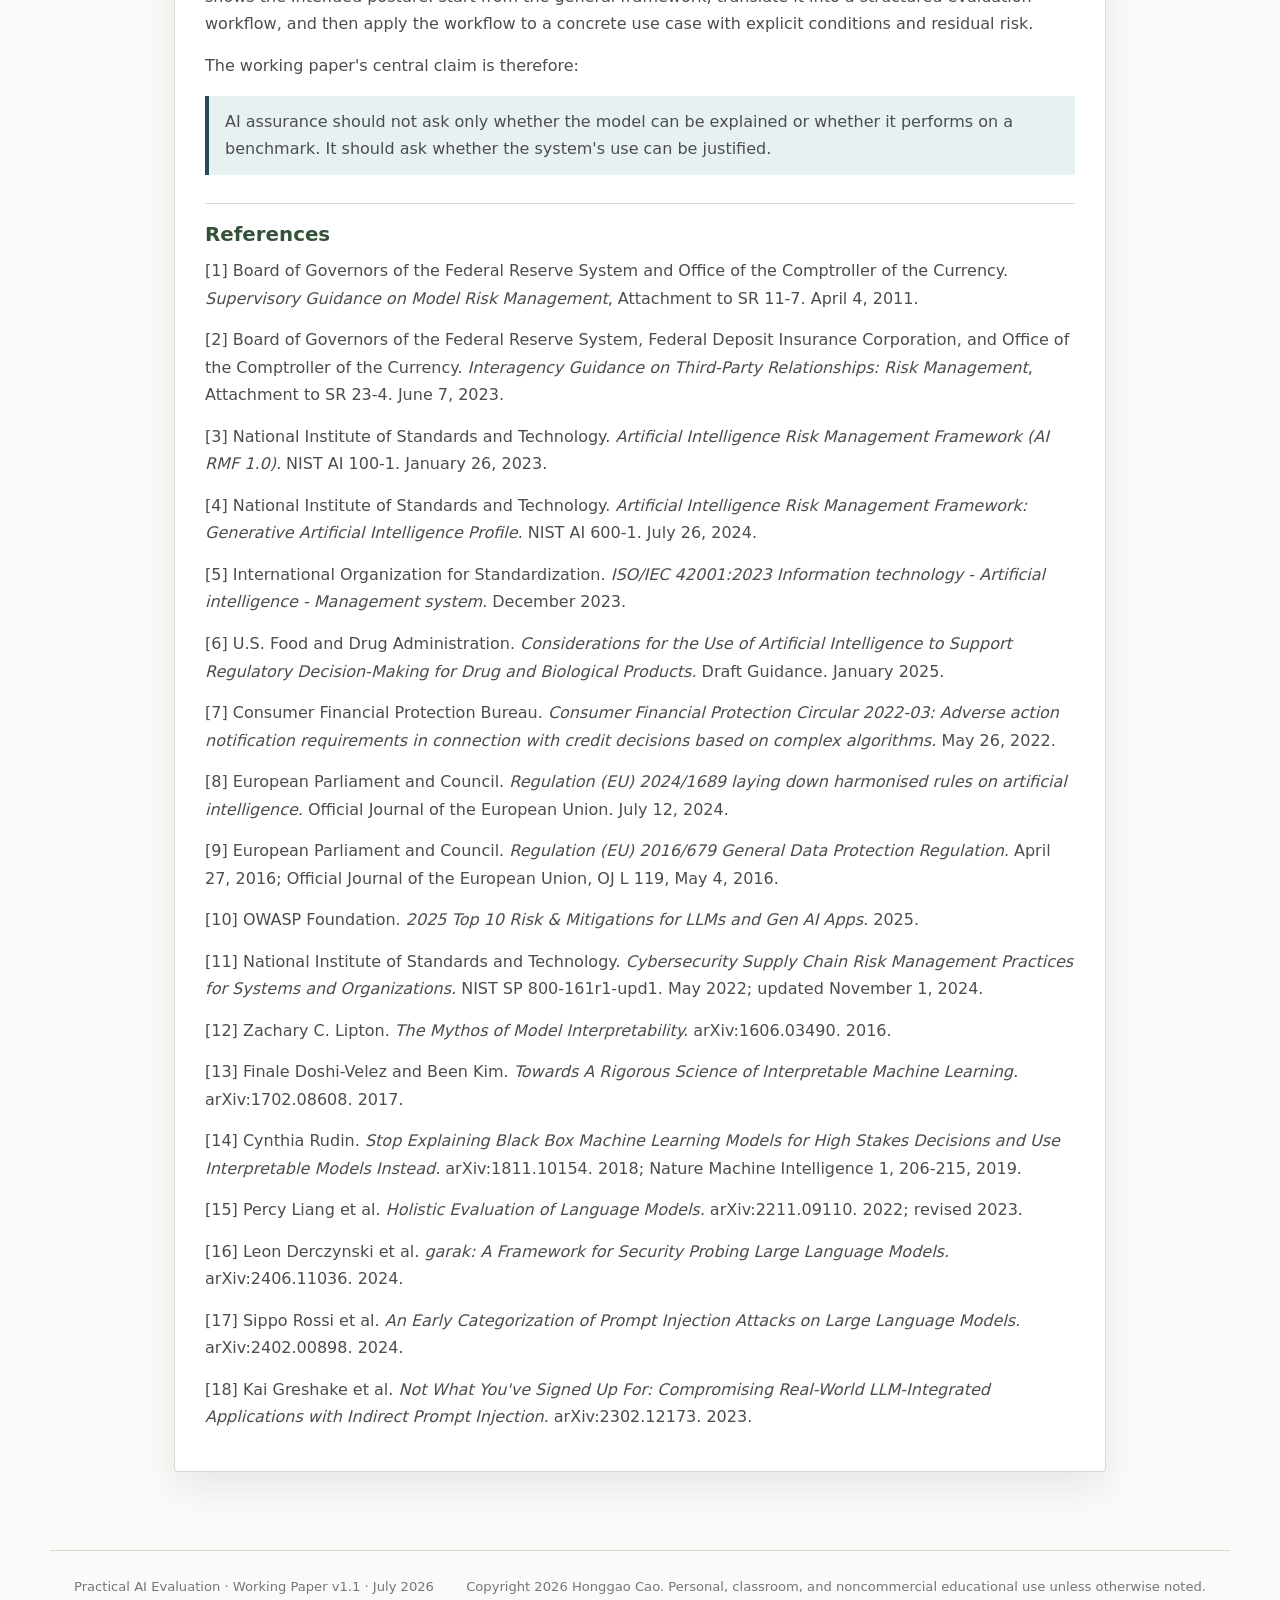
<file: working-paper.html>
<!doctype html>
<html lang="en">
<head>
  <meta charset="utf-8">
  <meta name="viewport" content="width=device-width, initial-scale=1">
  <title>Evidence-Centered AI Evaluation - Practical AI Evaluation</title>
  <link rel="stylesheet" href="styles.css">
  <style>
    .paper-page { max-width: 980px; margin: 0 auto; padding: 32px 24px 78px; }
    .paper-hero { padding: 34px 0 24px 24px; border-left: 5px solid var(--gold); }
    .paper-hero h1 { max-width: 920px; font: 700 clamp(2rem, 4.5vw, 3.45rem)/1.04 var(--sans); }
    .paper-hero .subtitle { max-width: 840px; margin-top: 12px; color: var(--mid); font: 1.04rem/1.65 var(--serif); }
    .paper-content { margin-top: 26px; padding: 26px 30px; border: 1px solid var(--rule); border-radius: 4px; background: var(--card); box-shadow: var(--shadow); }
    .paper-content h1 { font: 700 1.68rem/1.2 var(--sans); color: var(--ink); margin: 0 0 8px; }
    .paper-content h2 { margin: 28px 0 10px; padding-top: 18px; border-top: 1px solid var(--rule); font: 700 1.24rem/1.3 var(--sans); color: var(--green); }
    .paper-content h3 { margin: 22px 0 8px; font: 700 1.02rem/1.35 var(--sans); color: var(--blue); }
    .paper-content h4 { margin: 18px 0 8px; font: 700 0.95rem/1.35 var(--sans); color: var(--ink); }
    .paper-content p, .paper-content li, .paper-content blockquote { color: var(--mid); font-size: 1rem; line-height: 1.72; }
    .paper-content p { margin: 0 0 14px; }
    .paper-content ul, .paper-content ol { margin: 0 0 16px 24px; }
    .paper-content blockquote { margin: 16px 0; padding: 12px 16px; border-left: 4px solid var(--blue); background: var(--soft-blue); }
    .paper-figure { margin: 30px 0 24px; padding: 16px; border: 1px solid var(--rule); border-radius: 4px; background: #fbfbf8; }
    .paper-figure figcaption { margin-top: 12px; color: var(--muted); font: 0.85rem/1.45 var(--sans); }
    .assurance-loop { display: grid; grid-template-columns: repeat(4, minmax(145px, 1fr)); gap: 10px; }
    .loop-step { min-width: 0; padding: 12px; border: 1px solid var(--rule); border-radius: 4px; background: #ffffff; }
    .loop-step strong { display: block; color: var(--green); font: 700 0.9rem/1.3 var(--sans); }
    .loop-step span { display: block; margin-top: 5px; color: var(--muted); font: 0.82rem/1.45 var(--sans); }
    .loop-step + .loop-step::before { content: "then"; display: inline-block; margin-bottom: 8px; color: var(--muted); font: 700 0.68rem/1 var(--sans); text-transform: uppercase; letter-spacing: 0.08em; }
    .paper-table { width: 100%; min-width: 0; max-width: 760px; margin: 18px auto 34px; border-collapse: collapse; table-layout: fixed; font: 0.94rem/1.45 var(--sans); }
    .paper-table caption { max-width: 100%; caption-side: top; margin-bottom: 8px; color: var(--ink); font: 700 0.9rem/1.35 var(--sans); text-align: left; overflow-wrap: break-word; }
    .paper-table th, .paper-table td { padding: 10px 12px; border: 1px solid var(--rule); text-align: left; vertical-align: top; white-space: normal; overflow-wrap: anywhere; word-break: normal; }
    .paper-table th { position: static; background: var(--soft); color: var(--ink); font-size: inherit; z-index: auto; }
    .paper-table td { color: var(--mid); background: #ffffff; }
    .paper-table strong { display: block; margin-bottom: 2px; }
    .paper-table .concept-title { display: block; margin-bottom: 4px; color: var(--green); font-weight: 800; }
    .framework-table .concept-col { width: 23%; }
    .framework-table .expression-col { width: 33%; }
    .framework-table .value-col { width: 44%; }
    .framework-table tbody th { color: var(--green); font-weight: 800; background: #ffffff; }
    .paper-date { color: var(--muted); font: 0.9rem/1.5 var(--sans); }
    .paper-nav-note { display: flex; flex-wrap: wrap; gap: 16px; margin-top: 22px; font: 0.82rem/1.4 var(--sans); }
    .paper-nav-note a { color: var(--green); text-decoration: none; border-bottom: 1px solid transparent; }
    .paper-nav-note a:hover { border-color: var(--green); }
    @media (max-width: 900px) { .assurance-loop { grid-template-columns: repeat(2, minmax(160px, 1fr)); } }
    @media (max-width: 720px) { .paper-page { padding: 24px 16px 58px; } .paper-content { padding: 20px; } .assurance-loop { grid-template-columns: 1fr; } .paper-table { width: 100%; margin-bottom: 30px; } }
  </style>
</head>
<body>
  <header id="top" class="app-header">
    <a class="brand" href="index.html" aria-label="PAE Workbench home">
      <span class="mark" aria-hidden="true"><span></span></span>
      <span class="brand-text">
        <strong>PAE Workbench</strong>
        <em>Practical AI Evaluation</em>
      </span>
    </a>
    <div class="header-copy">
      <p class="eyebrow">Framework Paper</p>
      <h1>Framework behind the Workbench - Working Paper v1.1</h1>
    </div>
    <nav class="header-nav" aria-label="Project navigation">
      <a href="index.html">Workbench</a>
      <a href="#abstract">Abstract</a>
    </nav>
  </header>
  <main class="paper-page">
    <section class="paper-hero">
      <h1>Evidence-Centered AI Evaluation</h1>
      <p class="subtitle">A Practical Framework for Model Validation, Vendor AI, and Residual Risk Acceptance</p>
      <aside class="paper-boundary" aria-label="Source verification notice">
        <strong>Working-paper boundary.</strong>
        PAE does not interpret legal or regulatory obligations and should not be cited as authority for compliance, model-risk, procurement, security, or legal decisions.
      </aside>
      <p class="paper-nav-note"><a href="index.html">Open PAE Workbench</a></p>
    </section>
    <article class="paper-content">
<p class="paper-date">July 2026</p>
<h2 id="abstract">Abstract</h2>
<p>AI model evaluation has several important differences from validation and evaluation for traditional models. In traditional model validation, the focus is often on whether a model is conceptually sound, empirically reliable, appropriately implemented, monitored over time, and fit for its stated use [1]. These remain necessary requirements. However, many modern AI systems are not simply internally developed models with stable inputs, controlled implementation, and transparent governance. They may be vendor-hosted, generative, retrieval-augmented, opaque, continuously updated, connected to internal data, exposed to open-ended user behavior, and embedded in business workflows. This paper proposes an evidence-centered framework for AI evaluation. The framework argues that AI assurance should not ask only whether a model can be explained or whether it performs well on a benchmark. It should ask whether a defined use of an AI system can be justified with sufficient evidence, controls, monitoring, and accountable residual-risk acceptance. The paper develops this position through several concepts: evidence sufficiency, two-layer vendor/user evaluation, use-case-specific risk tiering, human reliance, explainability as one evidence type, data boundaries, use-case-specific testing, adversarial misuse resistance, monitoring, and conditional residual-risk review. The paper then shows how these concepts can be operationalized through PAE Workbench and applies that implementation logic to a vendor LLM internal knowledge-search case.</p>
<p><strong>Keywords:</strong> artificial intelligence, model validation, model risk management, AI evaluation, vendor AI, generative AI, evidence sufficiency, residual risk, AI governance</p>
<h2 id="1-introduction">1. Introduction</h2>
<p>Traditional model validation has a well-established institutional purpose. It asks whether a model is fit for its intended use, whether its assumptions and design are conceptually sound, whether empirical performance is reliable, whether implementation is correct, whether limitations are understood, and whether ongoing monitoring is adequate [1]. In banking and financial-risk settings, this discipline provides a useful language for model purpose, effective challenge, documentation, governance, outcomes analysis, and monitoring.</p>
<p>AI evaluation should not abandon this discipline. The problem is that many AI systems do not fit neatly within the traditional validation object. A deployed AI system may include a third-party foundation model, an API service, a retrieval corpus, prompts, system instructions, guardrails, user interface, access-control layer, logging process, monitoring workflow, and human review process. The evaluated object is no longer only a model. It is a system placed into a use context.</p>
<p>The organizing move in this paper is practical: AI evaluation should examine the decision to use an AI-enabled system in a defined context, not only the model considered in isolation. Evidence-centered AI evaluation asks whether the available evidence is sufficient to justify a defined use under stated limits, controls, monitoring obligations, and residual-risk acceptance.</p>
<p>The evaluated object therefore has to be stated carefully. A model is a component: weights, rules, an algorithm, or another capability-producing mechanism. An AI system may include the model together with prompts, retrieval, tools, interfaces, access controls, logging, and guardrails. A deployment adds vendor terms, data access, user groups, monitoring processes, and change-management obligations. A business use defines the purpose, affected parties, decision influence, and prohibited uses. The accountable decision is not a generic declaration that the technology is acceptable; it is a review posture for a defined use under defined conditions.</p>
<p>This distinction is the basis for the paper's logic. Model-centered validation remains necessary where the model is the right object of review. But for many modern AI systems, especially vendor-mediated, generative, retrieval-based, interactive, or workflow-embedded systems, the evaluation question is broader: whether the system's use can be supported by evidence that is relevant, current, risk-commensurate, traceable, and sufficient for the decision being made.</p>
<p>This paper starts from a practical question:</p>
<blockquote>How should an organization decide whether an AI model or AI-enabled system is fit for a specific use, sufficiently controlled, and sufficiently understood to support responsible deployment?</blockquote>
<p>The answer proposed here is evidence-centered AI evaluation. The term is intended to emphasize that evaluation should produce decision-useful evidence, not merely a score, benchmark result, explanation, or compliance checklist. A defined use should proceed only when it is supportable under specified conditions, with known limitations, controls, monitoring obligations, and accountable residual-risk acceptance.</p>
<p>The contribution of the paper is not a new technical metric. It is a practical framework for institutional AI evaluation. The framework contributes five ideas:</p>
<ol>
<li><strong>Evidence sufficiency</strong> should be the organizing concept connecting validation, evaluation, monitoring, and accountable review.</li>
<li><strong>Vendor AI requires two layers of evidence:</strong> vendor-level evidence about the model or platform and user-level evidence about the deployed use.</li>
<li><strong>Risk tiering should determine required assurance</strong>, not merely label a model as high, medium, or low risk.</li>
<li><strong>Explainability should be repositioned</strong> as one evidence type within broader assurance, especially for generative AI.</li>
<li><strong>Residual-risk acceptance should be conditional</strong>, not a declaration that a system is safe.</li>
</ol>
<p>The paper also anticipates implementation through PAE Workbench, a practical system designed to convert AI use cases into evidence maps, test plans, monitoring plans, and residual-risk review packages. The case study later in the paper is therefore not a standalone example. It is an application of the same operational logic.</p>
<h2 id="2-traditional-model-validation-and-its-limits">2. Traditional Model Validation and Its Limits</h2>
<p>In traditional model validation or evaluation, the focus is commonly on a model's intended use, conceptual soundness, data quality, methodology, implementation, empirical performance, limitations, governance, and ongoing monitoring [1]. This structure is powerful because it creates a disciplined challenge process. A model is not accepted because it is sophisticated; it is accepted because the organization can explain its purpose, review its assumptions, test its performance, understand its limits, monitor its behavior, and govern its use.</p>
<p>This remains the baseline for AI evaluation. Many AI or machine-learning models, especially narrower predictive systems, should still be evaluated through traditional validation concepts. A document classifier, fraud model, credit model, ranking model, forecasting model, or churn model may require validation of training data, feature construction, performance, calibration, bias, stability, implementation, and monitoring. Explainability may also remain central where model drivers, reason codes, monotonicity, sensitivity, or adverse-action requirements matter [1, 7].</p>
<p>The limitation appears when the model-centered frame is applied to complex AI systems. For many generative AI or vendor AI deployments, the organization may not control or inspect the model's training data, weights, architecture, alignment process, or update cycle. Yet the organization may control the use case, data exposure, prompts, user roles, workflow, local testing, monitoring, and approval conditions. The evaluation problem moves from "Is this model valid?" to "Is this system, in this use, supportable?"</p>
<p>This distinction is important. Traditional model validation is still necessary where it applies. But modern AI systems require a broader evaluation package.</p>
<h2 id="3-why-ai-evaluation-is-different">3. Why AI Evaluation Is Different</h2>
<p>AI model evaluation has several important differences from evaluation for traditional models. These differences are not always categorical. Some are differences of degree. But together they change the evaluation problem.</p>
<h3 id="3-1-third-party-ai-is-central-not-peripheral">3.1 Third-party AI is central, not peripheral</h3>
<p>Traditional model risk frameworks recognize vendor models, but vendor models are often treated as a special case within a broader internal model governance structure [1]. In AI systems, third-party dependency may be central. Foundation models, model APIs, copilots, embedded SaaS AI, vector databases, guardrail tools, and monitoring services can all be part of the deployed system.</p>
<p>This matters because third-party risk and model risk become intertwined. SR 23-4 frames third-party risk management as a lifecycle problem involving planning, due diligence, contract negotiation, ongoing monitoring, and termination [2]. For AI systems, those third-party controls become part of the evaluation evidence. A vendor's data retention policy, model update process, audit report, security incident notification, and subcontractor controls may affect whether the AI use is supportable.</p>
<p>The practical implication is that third-party risk should no longer be treated as an "also" item in AI evaluation. For vendor AI, it is part of the evaluation object.</p>
<h3 id="3-2-vendor-ai-creates-a-two-layer-evidence-problem">3.2 Vendor AI creates a two-layer evidence problem</h3>
<p>Vendor AI requires two different types of evidence. The vendor can provide evidence about the model or platform in general: architecture, security, privacy, evaluation, safety controls, data handling, retention, and change management. The user organization must provide evidence about the deployed use: business purpose, data boundary, user population, workflow, local testing, human reliance, monitoring, and residual-risk acceptance.</p>
<p>NIST AI RMF emphasizes that AI risk depends on context and lifecycle roles [3]. This point becomes very practical for vendor AI. A model that is acceptable as a general technology may be unacceptable in a particular business workflow. A vendor benchmark may say little about whether an internal knowledge-search tool cites the right policy, respects access controls, refuses prohibited advice, or avoids disclosing restricted documents.</p>
<p>The user organization therefore cannot outsource evaluation. It may rely on vendor evidence for some questions, but it must generate local evidence for local use.</p>
<h3 id="3-3-data-boundaries-become-deployment-boundaries">3.3 Data boundaries become deployment boundaries</h3>
<p>Traditional validation often focuses on development data: accuracy, completeness, representativeness, lineage, and relevance. AI systems require an expanded data view. The relevant boundary includes prompts, uploaded files, retrieved documents, embeddings, logs, telemetry, outputs, vendor-retained records, and feedback data.</p>
<p>NIST GenAI Profile and OWASP both highlight data-related risks in generative AI systems, including sensitive-information disclosure, data provenance, content integrity, and security risks [4, 10]. Supply-chain guidance also matters because AI systems may depend on third-party data, software, vendors, and infrastructure [11].</p>
<p>The practical question becomes:</p>
<blockquote>What data can the deployed system touch, where can that data go, and what evidence proves the boundary holds?</blockquote>
<p>This question is more operational than a traditional data-quality review. It asks whether users can paste sensitive information, whether retrieval respects access rights, whether prompts and outputs are retained, whether embeddings are stored, whether vendor terms permit training use, and whether outputs can disclose restricted information.</p>
<h3 id="3-4-explainability-is-important-but-not-assurance">3.4 Explainability is important but not assurance</h3>
<p>Explainability remains a regulatory and practical expectation in important contexts. For credit decisions, for example, creditors must provide specific and accurate adverse-action reasons even when complex algorithms are used [7]. NIST AI RMF treats explainability and interpretability as characteristics of trustworthy AI [3]. In EU contexts, the EU AI Act and GDPR also reinforce transparency and human oversight expectations for certain high-risk or automated decisions [8, 9].</p>
<p>But the practical adequacy of AI evaluation should not be bounded by explainability. Interpretability literature has long noted that "interpretability" is used in multiple ways and is often underspecified [12, 13]. Rudin argues that, in high-stakes settings, inherently interpretable models should often be preferred over post-hoc explanations of black-box models [14]. These arguments are especially relevant for narrower ML systems where model drivers and reason codes are decision-useful.</p>
<p>For generative AI, the issue changes. A model-generated explanation may be fluent and plausible, but it may not faithfully describe the internal process that produced the output. In that setting:</p>
<blockquote>Explanation is often an output to be evaluated, not evidence to be trusted.</blockquote>
<p>Therefore, for complex AI systems, explainability should be treated as one evidence type. It should be supplemented by traceability, grounding, behavioral testing, data-boundary controls, monitoring, and residual-risk governance.</p>
<h3 id="3-5-adversarial-testing-becomes-boundary-defense">3.5 Adversarial testing becomes boundary defense</h3>
<p>Traditional model stress testing often examines rare or severe scenarios to assess robustness. For generative AI, RAG, and agentic systems, adversarial testing has a different character. It tests whether the system remains within approved boundaries when users, retrieved documents, tools, or attackers attempt to push it outside those boundaries.</p>
<p>OWASP's LLM application risks include prompt injection, sensitive-information disclosure, insecure output handling, excessive agency, and overreliance [10]. Technical work on LLM security probing and prompt injection further shows that attacks may be direct or indirect, including malicious instructions embedded in retrieved content [16, 17, 18].</p>
<p>This means adversarial testing is not merely a security exercise outside model validation. It is core evidence for AI evaluation. The question is not only whether the system works when used as intended. It is whether the system stays within approved boundaries when use becomes careless, creative, adversarial, or hostile.</p>
<h2 id="4-evidence-centered-ai-evaluation">4. Evidence-Centered AI Evaluation</h2>
<p>The framework proposed in this paper is evidence-centered because the goal of evaluation is to support a decision. A model card, vendor report, benchmark result, validation memo, or test result is not valuable simply because it exists. It is valuable if it helps determine whether a defined use is supportable.</p>
<p>The framework uses eleven evidence questions:</p>
<ol>
<li><strong>Purpose:</strong> What decision, workflow, or product function is the AI system meant to support?</li>
<li><strong>System boundary:</strong> What is being evaluated: model, vendor platform, RAG system, agent, workflow, or full deployed system?</li>
<li><strong>Risk tier:</strong> What level of assurance is required given decision consequence, data sensitivity, autonomy, vendor dependency, opacity, security exposure, scale, reversibility, and monitoring feasibility?</li>
<li><strong>Evidence sufficiency:</strong> Is the evidence relevant, current, risk-commensurate, independent where needed, and traceable to the decision?</li>
<li><strong>Vendor/user evidence split:</strong> What is the organization relying on the vendor to prove, and what has the organization proven locally?</li>
<li><strong>Human reliance:</strong> What does the human actually do, under what conditions, with what authority, and with what evidence that oversight works?</li>
<li><strong>Data boundary:</strong> What data can the system access, retrieve, transmit, retain, learn from, or disclose?</li>
<li><strong>Testing:</strong> Has the system been tested for expected use, edge cases, prohibited use, grounding, robustness, human reliance, data boundaries, and operational constraints?</li>
<li><strong>Adversarial and misuse resistance:</strong> Can the system resist reasonably foreseeable prompt injection, retrieval contamination, data extraction, policy bypass, insecure output handling, and tool misuse?</li>
<li><strong>Monitoring and change management:</strong> How will the organization detect degradation, misuse, scope creep, vendor changes, data-boundary violations, and emerging risks after deployment?</li>
<li><strong>Residual risk and accountability:</strong> What risk remains after controls, and who accepts it for the defined use?</li>
</ol>
<p>This list is not intended to be a universal checklist. It is a decision structure. Different use cases will require different depth, evidence, and independence.</p>
<h2 id="5-evidence-sufficiency">5. Evidence Sufficiency</h2>
<p>Evidence sufficiency is the degree to which the available evidence supports a defensible conclusion that an AI system is fit for a defined use, within stated limitations, controls, and residual-risk acceptance.</p>
<p>The concept is partly inspired by the credibility framing in FDA's draft guidance on AI for regulatory decision-making, where the adequacy of evidence depends on context of use, model influence, and decision consequence [6]. The analogy here is limited to evidence framing, not FDA authority outside its context. Evidence is not sufficient in general. It is sufficient, or insufficient, for a use.</p>
<p>Evidence sufficiency should be judged along several dimensions:</p>
<ul>
<li><strong>Relevance:</strong> Does the evidence address the actual deployed system and use case?</li>
<li><strong>Coverage:</strong> Does it address the material risks?</li>
<li><strong>Rigor:</strong> Is the evidence strong enough for the risk tier?</li>
<li><strong>Currency:</strong> Does it match the current system version, corpus, vendor terms, and deployment context?</li>
<li><strong>Independence:</strong> Has it been subject to appropriate challenge?</li>
<li><strong>Traceability:</strong> Can the conclusion be traced back to evidence?</li>
<li><strong>Limitations:</strong> Are uncertainty and residual risk explicit?</li>
</ul>
<p>This concept is important because AI evaluations will often contain partial evidence. Vendor documentation may be useful but generic. Internal testing may be relevant but limited. Monitoring may reduce uncertainty but not eliminate it. The evaluation question is not "Do we have documents?" The question is "Does the evidence support this decision?"</p>
<h2 id="6-risk-tiering-as-required-assurance">6. Risk Tiering as Required Assurance</h2>
<p>Risk tiering should not be a label attached to a model. It should be a decision about required assurance.</p>
<p>This framing is intended to be compatible with risk-based governance ideas reflected in model-risk, AI-risk, third-party, and high-risk-system frameworks [1, 3, 4, 8]. For practical institutional use, the tier must be tied to evidence requirements.</p>
<p>The proposed tiers are:</p>
<ul>
<li><strong>Tier 0: Prohibited or not currently supportable.</strong></li>
<li><strong>Tier 1: Low risk.</strong></li>
<li><strong>Tier 2: Moderate risk.</strong></li>
<li><strong>Tier 3: High risk.</strong></li>
<li><strong>Tier 4: Critical or enterprise-sensitive risk.</strong></li>
</ul>
<p>PAE Workbench v1.1 currently implements Tier 0 through Tier 3 in the public prototype. Tier 4 is retained here as a conceptual escalation category for future design work and would require additional governance, ownership, and source review before implementation.</p>
<p>Escalation triggers should include sensitive individual-level data, customer-facing outputs in regulated domains, employment or credit impact, public-facing deployment, agentic tool use, lack of meaningful human review, inability to monitor, unresolved adversarial failures, and expansion beyond the approved use.</p>
<p>The principle is simple:</p>
<blockquote>Higher risk does not merely require more documents. It requires more relevant, rigorous, independent, current, and decision-linked evidence.</blockquote>
<h2 id="7-human-reliance-and-decision-influence">7. Human Reliance and Decision Influence</h2>
<p>"Human in the loop" is often treated as a mitigating control. In AI evaluation, it should be treated as a claim requiring evidence.</p>
<p>Human oversight reduces risk only when the review is meaningful, feasible, informed, accountable, and monitored. NIST emphasizes human-AI configuration and affected parties [3, 4], while some legal and regulatory frameworks, including the EU AI Act in applicable contexts, emphasize human oversight in high-risk systems [8]. But the practical concern is that human review can become nominal. Users may defer to AI output, copy fluent text, accept fabricated citations, or rely on a ranking that shapes attention.</p>
<p>The evaluation should therefore ask:</p>
<ul>
<li>What role does the AI output play?</li>
<li>Does it draft, summarize, rank, filter, recommend, or decide?</li>
<li>Can the human reviewer see source material?</li>
<li>Can the reviewer override the AI?</li>
<li>Are overrides tracked?</li>
<li>Is the reviewer trained and given enough time?</li>
<li>Does monitoring detect rubber-stamp behavior?</li>
</ul>
<p>The relevant question is not "Is there a human in the loop?" It is "What does the human actually do, under what conditions, with what authority, and with what evidence that oversight works?"</p>
<h2 id="8-testing-monitoring-and-review">8. Testing, Monitoring, and Review</h2>
<p>AI testing should be designed from the use case backward. Generic benchmarks can be informative, but they are not sufficient for a deployment decision. HELM is useful because it shows the importance of multi-metric evaluation rather than narrow accuracy-only evaluation [15]. But an institutional evaluator still must ask whether the system works for the local use case.</p>
<p>Testing should cover representative tasks, edge cases, grounding, source traceability, prohibited use, adversarial misuse, data-boundary behavior, human reliance, robustness, fairness where applicable, and operational performance.</p>
<p>Monitoring then extends evaluation after the initial accountable decision. SR 11-7 treats ongoing monitoring as a core component of model risk management [1]. SR 23-4 does the same for third-party relationships [2]. For AI systems, monitoring should include not only performance drift, but also use-case drift, prompt injection attempts, missing citations, unsupported outputs, data-boundary exceptions, user reliance, vendor changes, and incident reports.</p>
<p>Residual-risk acceptance should therefore be conditional. It should not mean "this system is safe." It should mean:</p>
<blockquote>This defined use is supportable under these conditions, with these controls, these monitoring obligations, and this accepted residual risk.</blockquote>
<h2 id="9-pae-workbench-as-practical-implementation">9. PAE Workbench as Practical Implementation</h2>
<p>The framework should not remain only conceptual. PAE Workbench is intended as a practical implementation of evidence-centered AI evaluation. Its design premise is that an AI evaluation framework becomes more credible when it can be translated into intake fields, risk-driver logic, evidence requirements, test obligations, monitoring expectations, and reviewable residual-risk language.</p>
<p>The Workbench is designed to capture use-case intake, classify risk drivers, separate vendor and user evidence, identify evidence gaps, generate test plans, generate monitoring plans, and draft residual-risk postures for accountable review. It does not assume that the user has live model connectivity or full access to model internals. This is intentional. Many real evaluations begin with partial vendor documentation, internal validation evidence, test results, policy constraints, and a practical need to decide whether a use can proceed.</p>
<p>The Workbench's purpose is not to replace expert judgment. Its purpose is to make judgment structured, traceable, repeatable, and reviewable. The tool should therefore operate as a guided evaluation workspace rather than a black-box scoring engine. Its output should be an evidence package that a reviewer can inspect, challenge, supplement, and accept, defer, or reject through the organization's own process.</p>
<p>The Workbench implementation follows the framework's main evidence questions:</p>
<ul>
<li>use-case definition becomes structured intake;</li>
<li>system boundary becomes a system profile;</li>
<li>risk tiering becomes transparent risk-driver logic;</li>
<li>evidence sufficiency becomes an evidence status and gap review;</li>
<li>vendor/user evidence split becomes source mapping;</li>
<li>human reliance becomes decision-influence and oversight review;</li>
<li>data boundaries become data-access, retention, upload, and disclosure controls;</li>
<li>testing becomes a use-case-specific test plan;</li>
<li>adversarial resistance becomes boundary-defense testing;</li>
<li>monitoring becomes metrics, incident triggers, and change-review obligations;</li>
<li>residual-risk acceptance becomes a review posture with conditions.</li>
</ul>
<table class="paper-table framework-table" aria-label="Framework to Workbench mapping">
  <caption>Table 1. Framework concepts and Workbench expression.</caption>
  <colgroup>
    <col class="concept-col">
    <col class="expression-col">
    <col class="value-col">
  </colgroup>
  <thead>
    <tr>
      <th scope="col">Framework concept</th>
      <th scope="col">Workbench expression</th>
      <th scope="col">Review value</th>
    </tr>
  </thead>
  <tbody>
    <tr>
      <th scope="row">Defined use</th>
      <td>Use-case intake and system profile.</td>
      <td>Prevents evaluation from collapsing into a generic model review.</td>
    </tr>
    <tr>
      <th scope="row">Risk tiering</th>
      <td>Risk drivers and tier rationale.</td>
      <td>Ties depth of assurance to consequence, data sensitivity, autonomy, opacity, and monitoring feasibility.</td>
    </tr>
    <tr>
      <th scope="row">Vendor/user evidence split</th>
      <td>Evidence source mapping.</td>
      <td>Separates vendor claims from evidence the deploying organization must generate locally.</td>
    </tr>
    <tr>
      <th scope="row">Evidence sufficiency</th>
      <td>Evidence status, gaps, and conditions.</td>
      <td>Shows what is accepted, partial, stale, missing, or unresolved before accountable review.</td>
    </tr>
    <tr>
      <th scope="row">Testing and monitoring</th>
      <td>Test plan, metrics, incident triggers, and change review.</td>
      <td>Turns evaluation into an ongoing control system rather than a one-time document.</td>
    </tr>
    <tr>
      <th scope="row">Residual-risk acceptance</th>
      <td>Decision brief and residual-risk package.</td>
      <td>Frames the output as a draft review artifact, not automatic approval or proof of safety.</td>
    </tr>
  </tbody>
</table>
<figure class="paper-figure">
  <div class="assurance-loop" aria-label="Evidence-centered assurance loop">
    <div class="loop-step"><strong>Risk tier</strong><span>Identify required assurance for the defined use.</span></div>
    <div class="loop-step"><strong>Evidence required</strong><span>Map vendor and local evidence to material risks.</span></div>
    <div class="loop-step"><strong>Tests and monitoring</strong><span>Check behavior, boundaries, reliance, and change over time.</span></div>
    <div class="loop-step"><strong>Review posture</strong><span>Document conditions, unresolved gaps, and residual risk.</span></div>
  </div>
  <figcaption>Figure 1. Risk tiering should change the evidence, testing, monitoring, and review posture required for a use. The loop is not a release-clearance path; it is a structure for accountable evaluation.</figcaption>
</figure>
<p>In practical use, the Workbench is designed to produce:</p>
<ul>
<li>use-case profile;</li>
<li>system boundary statement;</li>
<li>risk-tier rationale;</li>
<li>vendor/user evidence map;</li>
<li>evidence gap analysis;</li>
<li>test plan;</li>
<li>monitoring plan;</li>
<li>residual-risk review posture;</li>
<li>residual-risk statement;</li>
<li>change-trigger list;</li>
<li>decision brief for accountable reviewers.</li>
</ul>
<p>This implementation layer matters for two reasons. First, it tests whether the framework is operational rather than merely descriptive. If a concept cannot be translated into intake fields, evidence requirements, tests, monitoring metrics, or review conditions, then the concept may be too vague for practical use. Second, it makes the evaluation process portable. A structured Workbench case can be exported, reviewed, reused, challenged, and compared across use cases without pretending that all AI systems share the same risk profile.</p>
<p>The Workbench also reinforces the two-layer problem for vendor AI. Vendor documents may be cataloged as evidence, but they are not treated as complete proof of local fitness for use. The Workbench must still ask what the organization has tested locally, what gaps remain, and what conditions must attach to any accountable decision. This is especially important for generative AI and retrieval-augmented systems, where the deployed behavior depends on corpus design, prompts, user roles, access controls, monitoring, escalation rules, and vendor change management.</p>
<h2 id="10-case-application-vendor-llm-for-internal-knowledge-search">10. Case Application: Vendor LLM for Internal Knowledge Search</h2>
<p>The vendor LLM internal knowledge-search case illustrates how the framework and Workbench implementation operate together. The case is not simply an example appended to the framework. It is an application of the Workbench logic to a common AI deployment pattern: a vendor-hosted LLM or assistant used by employees to search, summarize, and retrieve approved internal documents.</p>
<p>Consider a vendor LLM deployed over approved policies, procedures, FAQs, training materials, and reference documents. Employees ask questions and receive cited answers. The system is not authorized to make final legal, HR, compliance, credit, regulatory, customer, or employment decisions.</p>
<p>In Workbench terms, the use-case intake would define the business purpose, intended users, approved repositories, prohibited uses, deployment stage, and accountable owners. The system profile would describe the vendor platform, retrieval pipeline, approved corpus, access-control model, prompts or system instructions, logging process, monitoring workflow, and human escalation path. This prevents the evaluation from collapsing into a generic review of the vendor's base model.</p>
<p>The preliminary risk tier is moderate if the use remains internal, uses an approved and versioned corpus, excludes customer-specific and employee-specific data, disables user uploads, requires citations, communicates prohibited uses, inherits and tests access controls, completes prompt-injection and retrieval-contamination testing, monitors failures, and requires reapproval before expansion. The tier should escalate if the use becomes customer-facing, influences legal or regulatory decisions, handles sensitive individual-level data, allows user uploads, lacks citations, weakens monitoring, or relies on nominal human review.</p>
<p>The evidence map should distinguish vendor evidence from user-side evidence. Vendor evidence should include security documentation, data-retention and training-use terms, subprocessors, logging practices, incident notification terms, safety or red-team summaries, and model-update visibility. User-side evidence should include approved corpus inventory, data classification review, access-control tests, citation-quality tests, hallucination and unsupported-answer tests, prompt-injection tests, user guidance, escalation procedures, monitoring plan, change triggers, and approval memo.</p>
<p>The Workbench would translate this evidence map into active gaps. Typical gaps before accountable pilot review include incomplete vendor retention terms, missing access-control inheritance tests, unproven citation quality, incomplete prompt-injection testing, undefined monitoring thresholds, and unclear vendor change triggers. These gaps should not automatically block all use, but they should determine whether the posture is supportable, conditional, limited to pilot, deferred, or rejected.</p>
<p>The test plan should be use-case specific. A minimum pilot test set might include representative employee questions, ambiguous questions, outdated-policy questions, prohibited-use requests, citation challenges, role-based access tests, and direct or indirect prompt-injection attempts. The acceptance signal should not be generic model accuracy. It should include source-specific citations, unsupported-answer rate, refusal behavior for prohibited topics, access-control compliance, escalation behavior, and severity-classified failure logging.</p>
<p>The monitoring plan should cover behavior, not only availability. Useful metrics include usage volume, top question categories, no-answer rates, missing-citation rates, user feedback, reported hallucinations, escalation frequency, policy-bypass attempts, prompt-injection attempts, vendor model or retrieval changes, and corpus updates. Change triggers should require review when the vendor model changes, the corpus expands, access-control design changes, prohibited uses are requested frequently, or monitoring indicates material failures.</p>
<p>The illustrative posture is:</p>
<blockquote>Conditionally supportable for accountable pilot review, if restrictions and evidence gates are met.</blockquote>
<p>The residual risks include hallucinated or unsupported answers, employee overreliance, vendor model changes, prompt injection, outdated or conflicting source documents, and monitoring gaps. The posture is supportable only if the pilot remains bounded, non-decisioning, monitored, and conditional. Expansion to sensitive data, customer-facing use, final decision support, or regulated interpretation should require renewed review with stronger evidence.</p>
<h2 id="11-discussion">11. Discussion</h2>
<p>The framework proposed here is intentionally practical. It does not attempt to solve all theoretical questions in AI evaluation. It aims to organize institutional judgment.</p>
<p>The main position is that AI evaluation should move from model-centered validation toward evidence-centered assurance. This does not weaken validation. It preserves validation where it applies and expands the evaluation scope where the evaluated object is a vendor-mediated, generative, retrieval-based, interactive, or workflow-embedded AI system.</p>
<p>The framework also avoids two extremes. It does not treat vendor AI as unknowable and therefore unusable. But it also does not accept vendor documentation as sufficient. It asks what the vendor can prove, what the user must prove locally, and what uncertainty remains.</p>
<p>The framework also reframes explainability. Explainability remains important, sometimes required, and often useful. But explainability is not assurance. A system can be partly explainable and still unsafe, biased, unstable, poorly monitored, or inappropriate for a use. Conversely, some AI systems may be supportable despite limited mechanistic interpretability if they are tightly scoped, tested, monitored, and controlled.</p>
<p>The Workbench and case application are included for the same reason. A practical framework should expose its own implementation burden. The Workbench shows how the concepts become evaluation records and artifacts. The case application shows how those artifacts support a bounded residual-risk posture rather than an abstract claim that a technology is acceptable.</p>
<h2 id="12-conclusion">12. Conclusion</h2>
<p>AI systems should not proceed because they are impressive, explainable, or benchmark-competitive. A defined use should proceed only when it is supportable with sufficient evidence, controls, monitoring, and accountable acceptance of residual risk.</p>
<p>Traditional validation remains necessary, especially for narrower statistical and machine-learning models. But modern AI systems require a broader evaluation package. That package should include use-case definition, risk tiering, vendor/user evidence split, evidence sufficiency, human reliance, data boundaries, testing, adversarial misuse resistance, monitoring, change management, and residual-risk acceptance.</p>
<p>PAE Workbench is one way to operationalize that package. The vendor LLM internal knowledge-search case shows the intended posture: start from the general framework, translate it into a structured evaluation workflow, and then apply the workflow to a concrete use case with explicit conditions and residual risk.</p>
<p>The working paper's central claim is therefore:</p>
<blockquote>AI assurance should not ask only whether the model can be explained or whether it performs on a benchmark. It should ask whether the system's use can be justified.</blockquote>
<h2 id="references">References</h2>
<p>[1] Board of Governors of the Federal Reserve System and Office of the Comptroller of the Currency. <em>Supervisory Guidance on Model Risk Management</em>, Attachment to SR 11-7. April 4, 2011.</p>
<p>[2] Board of Governors of the Federal Reserve System, Federal Deposit Insurance Corporation, and Office of the Comptroller of the Currency. <em>Interagency Guidance on Third-Party Relationships: Risk Management</em>, Attachment to SR 23-4. June 7, 2023.</p>
<p>[3] National Institute of Standards and Technology. <em>Artificial Intelligence Risk Management Framework (AI RMF 1.0).</em> NIST AI 100-1. January 26, 2023.</p>
<p>[4] National Institute of Standards and Technology. <em>Artificial Intelligence Risk Management Framework: Generative Artificial Intelligence Profile.</em> NIST AI 600-1. July 26, 2024.</p>
<p>[5] International Organization for Standardization. <em>ISO/IEC 42001:2023 Information technology - Artificial intelligence - Management system.</em> December 2023.</p>
<p>[6] U.S. Food and Drug Administration. <em>Considerations for the Use of Artificial Intelligence to Support Regulatory Decision-Making for Drug and Biological Products.</em> Draft Guidance. January 2025.</p>
<p>[7] Consumer Financial Protection Bureau. <em>Consumer Financial Protection Circular 2022-03: Adverse action notification requirements in connection with credit decisions based on complex algorithms.</em> May 26, 2022.</p>
<p>[8] European Parliament and Council. <em>Regulation (EU) 2024/1689 laying down harmonised rules on artificial intelligence.</em> Official Journal of the European Union. July 12, 2024.</p>
<p>[9] European Parliament and Council. <em>Regulation (EU) 2016/679 General Data Protection Regulation.</em> April 27, 2016; Official Journal of the European Union, OJ L 119, May 4, 2016.</p>
<p>[10] OWASP Foundation. <em>2025 Top 10 Risk &amp; Mitigations for LLMs and Gen AI Apps.</em> 2025.</p>
<p>[11] National Institute of Standards and Technology. <em>Cybersecurity Supply Chain Risk Management Practices for Systems and Organizations.</em> NIST SP 800-161r1-upd1. May 2022; updated November 1, 2024.</p>
<p>[12] Zachary C. Lipton. <em>The Mythos of Model Interpretability.</em> arXiv:1606.03490. 2016.</p>
<p>[13] Finale Doshi-Velez and Been Kim. <em>Towards A Rigorous Science of Interpretable Machine Learning.</em> arXiv:1702.08608. 2017.</p>
<p>[14] Cynthia Rudin. <em>Stop Explaining Black Box Machine Learning Models for High Stakes Decisions and Use Interpretable Models Instead.</em> arXiv:1811.10154. 2018; Nature Machine Intelligence 1, 206-215, 2019.</p>
<p>[15] Percy Liang et al. <em>Holistic Evaluation of Language Models.</em> arXiv:2211.09110. 2022; revised 2023.</p>
<p>[16] Leon Derczynski et al. <em>garak: A Framework for Security Probing Large Language Models.</em> arXiv:2406.11036. 2024.</p>
<p>[17] Sippo Rossi et al. <em>An Early Categorization of Prompt Injection Attacks on Large Language Models.</em> arXiv:2402.00898. 2024.</p>
<p>[18] Kai Greshake et al. <em>Not What You've Signed Up For: Compromising Real-World LLM-Integrated Applications with Indirect Prompt Injection.</em> arXiv:2302.12173. 2023.</p>
    </article>
  </main>
  <footer class="site-footer">
    <span>Practical AI Evaluation &middot; Working Paper v1.1 &middot; July 2026</span>
    <span>Copyright 2026 Honggao Cao. Personal, classroom, and noncommercial educational use unless otherwise noted.</span>
    <span><a href="index.html">Workbench</a> &middot; <a href="#top">Back to top</a></span>
  </footer>
</body>
</html>
</file>
<file: styles.css>
:root {
  --ink: #1b1b1b;
  --mid: #4d4d4d;
  --muted: #767676;
  --rule: #d9d9d2;
  --bg: #fafaf8;
  --card: #ffffff;
  --soft: #f4f6f3;
  --green: #36513a;
  --blue: #254b56;
  --gold: #7a632c;
  --berry: #69415b;
  --copper: #8a4f2f;
  --soft-green: #edf3eb;
  --soft-blue: #e8f1f2;
  --soft-gold: #f7f0df;
  --soft-berry: #f3ebf0;
  --danger: #9b2f24;
  --warning: #8a5600;
  --ok: #2d6a40;
  --focus: #2f6f73;
  --sans: "Segoe UI", system-ui, sans-serif;
  --serif: Georgia, "Times New Roman", serif;
  --mono: Consolas, "Segoe UI Mono", monospace;
  --shadow: 0 16px 36px rgba(31, 42, 35, 0.08);
  --max: 1180px;
}

* {
  box-sizing: border-box;
}

html {
  scroll-behavior: smooth;
}

body {
  margin: 0;
  min-height: 100vh;
  background: var(--bg);
  color: var(--ink);
  font: 14px/1.55 var(--sans);
}

button,
input,
select,
textarea {
  font: inherit;
}

button {
  min-height: 38px;
  border: 1px solid var(--rule);
  background: var(--card);
  color: var(--green);
  padding: 0 13px;
  border-radius: 4px;
  cursor: pointer;
  font-weight: 700;
}

button:hover {
  border-color: var(--green);
  color: var(--green);
}

button.primary {
  background: var(--green);
  border-color: var(--green);
  color: #ffffff;
}

button.primary:hover {
  background: #2d4431;
  color: #ffffff;
}

.visually-hidden {
  position: absolute;
  width: 1px;
  height: 1px;
  padding: 0;
  margin: -1px;
  overflow: hidden;
  clip: rect(0, 0, 0, 0);
  white-space: nowrap;
  border: 0;
}

.is-hidden {
  display: none !important;
}

input,
select,
textarea {
  width: 100%;
  border: 1px solid var(--rule);
  border-radius: 4px;
  background: #ffffff;
  color: var(--ink);
  padding: 10px 11px;
}

textarea {
  resize: vertical;
  line-height: 1.45;
}

input:focus,
select:focus,
textarea:focus,
button:focus-visible {
  outline: 2px solid var(--focus);
  outline-offset: 1px;
}

.app-header {
  min-height: 92px;
  display: grid;
  grid-template-columns: minmax(220px, auto) minmax(300px, 1fr) auto;
  align-items: center;
  gap: 20px;
  padding: 18px 24px;
  border-top: 5px solid var(--blue);
  border-bottom: 1px solid var(--rule);
  background: linear-gradient(180deg, #f1f5ef 0, #f8f8f4 76%);
}

.brand {
  display: inline-flex;
  align-items: center;
  gap: 12px;
  color: var(--ink);
  text-decoration: none;
}

.mark {
  width: 42px;
  height: 42px;
  border: 1px solid var(--green);
  border-radius: 50%;
  display: grid;
  place-items: center;
  position: relative;
  background: #fff;
  flex: 0 0 auto;
}

.mark::before,
.mark::after {
  content: "";
  position: absolute;
  background: var(--green);
  opacity: 0.9;
}

.mark::before {
  width: 2px;
  height: 29px;
  transform: rotate(42deg);
}

.mark::after {
  width: 29px;
  height: 2px;
  transform: rotate(42deg);
}

.mark span {
  width: 8px;
  height: 8px;
  border-radius: 50%;
  background: var(--blue);
  z-index: 1;
  box-shadow: 12px -12px 0 -3px var(--gold), -12px 12px 0 -3px var(--green);
}

.brand-text strong {
  display: block;
  font: 700 0.98rem/1.15 var(--sans);
  letter-spacing: 0;
}

.brand-text em {
  display: block;
  margin-top: 2px;
  color: var(--muted);
  font: 0.72rem/1.3 var(--sans);
  letter-spacing: 0.08em;
  text-transform: uppercase;
  font-style: normal;
}

.header-copy {
  min-width: 0;
}

.eyebrow,
.panel-label {
  margin: 0 0 6px;
  color: var(--muted);
  font: 700 0.74rem/1.4 var(--sans);
  text-transform: uppercase;
  letter-spacing: 0.1em;
}

h1,
h2,
h3,
h4 {
  margin: 0;
  letter-spacing: 0;
}

h1 {
  color: var(--ink);
  font: 700 clamp(1.22rem, 2vw, 1.72rem)/1.12 var(--sans);
}

h2 {
  color: var(--green);
  font: 700 1.15rem/1.25 var(--sans);
}

h3 {
  font: 700 0.98rem/1.3 var(--sans);
}

.lead {
  max-width: 780px;
  margin: 12px 0 0;
  color: var(--mid);
  font: 1.03rem/1.65 var(--serif);
}

.identity-statement {
  max-width: 820px;
  margin: 12px 0 0;
  color: var(--ink);
  font-weight: 700;
  line-height: 1.55;
}

.header-nav {
  display: flex;
  flex-wrap: wrap;
  gap: 14px;
  justify-content: flex-end;
}

.header-nav a {
  color: var(--green);
  text-decoration: none;
  border-bottom: 1px solid transparent;
  font: 700 0.78rem/1.4 var(--sans);
  letter-spacing: 0.08em;
  text-transform: uppercase;
}

.header-nav a:hover {
  border-color: var(--green);
}

.header-nav a.active {
  color: var(--ink);
  border-color: var(--green);
}

.start-screen {
  max-width: var(--max);
  margin: 0 auto;
  padding: 30px 24px 76px;
}

.start-hero {
  padding: 34px 0 24px 24px;
  border-left: 5px solid var(--gold);
}

.start-hero h1 {
  max-width: 920px;
  color: var(--ink);
  font: 700 clamp(2rem, 4.5vw, 3.45rem)/1.04 var(--sans);
}

.start-actions {
  display: flex;
  flex-wrap: wrap;
  gap: 12px;
  margin-top: 20px;
}

.outcome-strip {
  display: grid;
  grid-template-columns: repeat(4, minmax(0, 1fr));
  gap: 10px;
  max-width: 960px;
  margin-top: 20px;
}

.outcome-strip article {
  min-width: 0;
  padding: 13px 14px;
  border: 1px solid var(--rule);
  border-radius: 4px;
  background: #ffffff;
}

.outcome-strip span {
  display: block;
  color: var(--green);
  font: 800 0.76rem/1.3 var(--sans);
  text-transform: uppercase;
  letter-spacing: 0.06em;
}

.outcome-strip strong {
  display: block;
  margin-top: 6px;
  color: var(--mid);
  font: 700 0.9rem/1.35 var(--sans);
}

.tour-cue {
  max-width: 940px;
  margin-top: 14px;
  padding: 12px 14px;
  border: 1px solid var(--rule);
  border-left: 4px solid var(--green);
  border-radius: 4px;
  background: var(--soft-green);
  color: var(--mid);
  line-height: 1.5;
}

.tour-cue strong {
  color: var(--ink);
}

.boundary-note,
.artifact-boundary,
.paper-boundary {
  margin-top: 18px;
  padding: 14px 16px;
  border: 1px solid var(--rule);
  border-left: 4px solid var(--copper);
  border-radius: 4px;
  background: #fff8ed;
  color: var(--mid);
  line-height: 1.5;
}

.boundary-note {
  max-width: 940px;
}

.boundary-note strong,
.artifact-boundary strong,
.paper-boundary strong {
  color: var(--ink);
}

.howto-section {
  margin: 16px 0 24px;
  padding: 20px 22px;
  border: 1px solid var(--rule);
  border-radius: 4px;
  background: var(--card);
}

.instruction-list {
  display: grid;
  grid-template-columns: repeat(3, minmax(0, 1fr));
  gap: 12px;
  margin: 14px 0 0;
  padding: 0;
  list-style: none;
  counter-reset: instruction;
}

.instruction-list li {
  counter-increment: instruction;
  position: relative;
  min-width: 0;
  padding: 14px 14px 14px 46px;
  border: 1px solid var(--rule);
  border-radius: 4px;
  background: var(--soft);
  color: var(--mid);
  line-height: 1.45;
}

.instruction-list li::before {
  content: counter(instruction);
  position: absolute;
  top: 14px;
  left: 14px;
  width: 22px;
  height: 22px;
  display: grid;
  place-items: center;
  border-radius: 50%;
  background: var(--green);
  color: #fff;
  font: 700 0.78rem/1 var(--sans);
}

.instruction-list strong {
  color: var(--ink);
}

.relationship-band {
  display: grid;
  grid-template-columns: minmax(0, 1fr) auto;
  align-items: end;
  gap: 18px;
  margin: 16px 0 24px;
  padding: 18px 20px;
  border: 1px solid var(--rule);
  border-left: 4px solid var(--blue);
  border-radius: 4px;
  background: var(--card);
}

.relationship-band h2 {
  color: var(--ink);
}

.relationship-band p:not(.eyebrow) {
  max-width: 920px;
  margin: 8px 0 0;
  color: var(--mid);
  line-height: 1.55;
}

.relationship-actions {
  display: flex;
  flex-wrap: wrap;
  justify-content: flex-end;
  gap: 12px 16px;
}

.text-link {
  color: var(--green);
  text-decoration: none;
  border-bottom: 1px solid transparent;
  font: 700 0.8rem/1.4 var(--sans);
  letter-spacing: 0.08em;
  text-transform: uppercase;
  white-space: nowrap;
}

.text-link:hover {
  border-color: var(--green);
}

.setup-grid {
  display: grid;
  grid-template-columns: minmax(320px, 1.1fr) minmax(280px, 0.9fr);
  gap: 16px;
  margin-top: 22px;
}

.guide-grid {
  display: grid;
  grid-template-columns: repeat(2, minmax(0, 1fr));
  gap: 14px;
}

.guide-grid article {
  min-width: 0;
  padding: 16px;
  border: 1px solid var(--rule);
  border-radius: 4px;
  background: var(--soft);
}

.guide-grid .guide-feature {
  border-left: 4px solid var(--green);
  background: #ffffff;
}

.guide-grid h3 {
  margin-top: 2px;
}

.guide-grid p:not(.panel-label) {
  margin: 8px 0 0;
  color: var(--mid);
  line-height: 1.5;
}

.section-note {
  margin: -2px 0 16px;
  max-width: 920px;
  color: var(--mid);
  line-height: 1.5;
}

.site-footer {
  max-width: var(--max);
  margin: 0 auto;
  padding: 26px 24px 42px;
  border-top: 1px solid var(--rule);
  color: var(--muted);
  font: 0.82rem/1.55 var(--sans);
  display: flex;
  flex-wrap: wrap;
  justify-content: space-between;
  gap: 18px;
}

.site-footer a {
  color: var(--green);
  text-decoration: none;
  border-bottom: 1px solid transparent;
}

.site-footer a:hover {
  border-color: var(--green);
}

.button-link {
  min-height: 38px;
  display: inline-flex;
  align-items: center;
  justify-content: center;
  border: 1px solid var(--rule);
  border-radius: 4px;
  background: var(--card);
  color: var(--ink);
  text-decoration: none;
  font: 700 0.82rem/1.3 var(--sans);
  padding: 9px 14px;
}

.button-link:hover {
  border-color: var(--green);
  color: var(--green);
}

.button-link.primary {
  background: var(--green);
  border-color: var(--green);
  color: #fff;
}

.lab-page {
  max-width: var(--max);
  margin: 0 auto;
  padding: 30px 24px 76px;
}

.lab-hero {
  margin-bottom: 16px;
}

.lab-section {
  margin-top: 20px;
  padding: 20px 22px;
  border: 1px solid var(--rule);
  border-radius: 4px;
  background: var(--card);
  box-shadow: var(--shadow);
}

.lab-grid {
  display: grid;
  gap: 18px;
}

.lab-grid.two {
  grid-template-columns: minmax(0, 0.95fr) minmax(0, 1.25fr);
}

.module-switcher {
  display: flex;
  flex-wrap: wrap;
  gap: 10px;
}

.module-switcher button {
  background: #fff;
  color: var(--green);
  border-color: var(--green);
}

.module-switcher button.active {
  background: var(--green);
  color: #fff;
}

.module-panel {
  display: none;
}

.module-panel.active {
  display: block;
}

.field {
  margin: 14px 0;
}

.field label,
.bar-label {
  display: flex;
  justify-content: space-between;
  gap: 12px;
  color: var(--muted);
  font: 700 0.76rem/1.4 var(--sans);
  letter-spacing: 0.06em;
  text-transform: uppercase;
}

.value {
  color: var(--green);
  letter-spacing: 0;
  text-transform: none;
  white-space: nowrap;
}

input[type="range"] {
  width: 100%;
  accent-color: var(--green);
}

.metric-grid,
.checklist,
.evidence-grid {
  display: grid;
  grid-template-columns: repeat(3, minmax(0, 1fr));
  gap: 12px;
  margin-top: 14px;
}

.metric,
.case-card,
.check,
.evidence-card {
  min-width: 0;
  border: 1px solid var(--rule);
  border-radius: 4px;
  background: var(--soft);
  padding: 12px 13px;
}

.metric h3,
.case-card h3,
.evidence-card h3 {
  color: var(--green);
  font: 700 0.92rem/1.35 var(--sans);
}

.metric strong {
  display: block;
  margin: 4px 0;
  color: var(--ink);
  font: 700 1.25rem/1.2 var(--sans);
}

.metric p,
.case-card p,
.check,
.evidence-card p {
  color: var(--mid);
  font-size: 0.92rem;
  line-height: 1.5;
}

.metric.ok {
  background: var(--soft-green);
  border-color: #c8e3d0;
}

.metric.warn {
  background: #fff7e8;
  border-color: #efd3a5;
}

.metric.bad {
  background: #f9e8e5;
  border-color: #e9b9b1;
}

.callout {
  margin-top: 14px;
  padding: 12px 14px;
  border: 1px solid #efd3a5;
  border-left: 4px solid var(--warning);
  border-radius: 4px;
  background: #fff7e8;
  color: var(--mid);
  font-size: 0.94rem;
  line-height: 1.5;
}

.bar-wrap {
  margin-top: 14px;
}

.bar {
  height: 11px;
  overflow: hidden;
  border-radius: 99px;
  background: #e4e4de;
}

.bar span {
  display: block;
  height: 100%;
  width: 0%;
  background: var(--green);
}

.case-controls {
  display: flex;
  flex-wrap: wrap;
  gap: 10px;
  align-items: center;
  margin: 14px 0;
}

.pill {
  display: inline-flex;
  margin-bottom: 10px;
  border-radius: 999px;
  background: var(--soft-green);
  color: var(--green);
  padding: 4px 9px;
  font: 700 0.72rem/1.3 var(--sans);
  letter-spacing: 0.07em;
  text-transform: uppercase;
}

.answer {
  margin-top: 14px;
  padding-top: 14px;
  border-top: 1px solid var(--rule);
}

.setup-panel {
  min-width: 0;
  background: var(--card);
  border: 1px solid var(--rule);
  border-radius: 4px;
  padding: 20px 22px;
}

.form-grid.compact {
  margin-bottom: 14px;
}

.wide-action {
  width: min(260px, 100%);
}

.workflow-strip {
  display: grid;
  grid-template-columns: repeat(3, minmax(0, 1fr));
  gap: 8px;
  margin: 14px 0;
}

.workflow-strip span {
  min-height: 40px;
  display: grid;
  place-items: center;
  border: 1px solid var(--rule);
  border-radius: 4px;
  background: var(--soft);
  color: var(--green);
  font-weight: 800;
}

.starter-section {
  margin-top: 24px;
}

.starter-grid {
  display: grid;
  grid-template-columns: repeat(4, minmax(0, 1fr));
  gap: 14px;
}

.primary-starters {
  grid-template-columns: repeat(2, minmax(0, 1fr));
}

.advanced-starters {
  margin-top: 14px;
  border-top: 1px solid var(--rule);
  padding-top: 12px;
}

.advanced-starters summary {
  cursor: pointer;
  color: var(--ink);
  font-weight: 800;
}

.advanced-starters > p {
  max-width: 760px;
  margin: 10px 0 12px;
  color: var(--mid);
  font-size: 0.94rem;
  line-height: 1.55;
}

.secondary-starters {
  grid-template-columns: repeat(2, minmax(0, 1fr));
}

.starter-card {
  display: grid;
  align-content: start;
  gap: 10px;
  min-height: 220px;
  border: 1px solid var(--rule);
  border-radius: 4px;
  background: var(--card);
  padding: 17px;
}

.starter-card.blank {
  border-top: 4px solid var(--green);
  background: linear-gradient(180deg, var(--soft-green), #fff 76px);
}

.starter-card.vendor {
  border-top: 4px solid var(--blue);
  background: linear-gradient(180deg, var(--soft-blue), #fff 76px);
}

.starter-card.impact {
  border-top: 4px solid var(--berry);
  background: linear-gradient(180deg, var(--soft-berry), #fff 76px);
}

.starter-card.credit {
  border-top: 4px solid var(--copper);
  background: linear-gradient(180deg, #f6eee8, #fff 76px);
}

.starter-card p {
  margin: 0;
  color: var(--mid);
  font-size: 0.92rem;
  line-height: 1.52;
}

.starter-card button {
  justify-self: start;
  margin-top: 4px;
}

.workspace {
  display: grid;
  grid-template-columns: minmax(280px, 330px) minmax(0, 1fr);
  min-height: calc(100vh - 92px);
}

.sidebar {
  padding: 16px;
  border-right: 1px solid var(--rule);
  background: #eef1ed;
  display: flex;
  flex-direction: column;
  gap: 14px;
}

.summary-panel {
  background: var(--card);
  border: 1px solid var(--rule);
  border-radius: 4px;
  padding: 14px;
  box-shadow: 0 8px 24px rgba(31, 42, 35, 0.04);
}

.summary-panel h2 {
  margin-bottom: 14px;
  color: var(--ink);
}

.summary-grid {
  display: grid;
  gap: 10px;
}

.summary-grid div {
  display: flex;
  justify-content: space-between;
  gap: 12px;
  padding: 8px 0;
  border-top: 1px solid var(--rule);
}

.summary-grid span,
label {
  color: var(--muted);
  font-size: 12px;
  font-weight: 700;
}

.summary-grid strong {
  text-align: right;
  font-size: 13px;
}

.main-panel {
  min-width: 0;
  display: flex;
  flex-direction: column;
}

.tabs {
  display: flex;
  gap: 6px;
  padding: 12px 16px 0;
  background: var(--card);
  border-bottom: 1px solid var(--rule);
  overflow-x: auto;
}

.tab {
  min-width: 96px;
  border-bottom-left-radius: 0;
  border-bottom-right-radius: 0;
  border-bottom-color: transparent;
}

.tab:hover {
  border-color: var(--green);
  color: var(--green);
}

.tab.active {
  background: var(--green);
  color: #ffffff;
  border-color: var(--green);
  border-bottom-color: var(--green);
}

.tab.active:hover {
  color: #ffffff;
}

.tab-panel {
  display: none;
  padding: 18px;
  overflow: auto;
}

.tab-panel.active {
  display: block;
}

.section-heading {
  display: flex;
  align-items: center;
  justify-content: space-between;
  gap: 12px;
  margin: 2px 0 14px;
}

.section-heading + .section-heading {
  margin-top: 28px;
}

.heading-actions {
  display: flex;
  align-items: center;
  gap: 8px;
  flex-wrap: wrap;
  justify-content: flex-end;
}

.badge {
  display: inline-flex;
  align-items: center;
  min-height: 28px;
  max-width: 100%;
  border: 1px solid rgba(54, 81, 58, 0.25);
  border-radius: 999px;
  padding: 0 10px;
  color: var(--green);
  background: rgba(54, 81, 58, 0.08);
  font-size: 12px;
  font-weight: 800;
  white-space: nowrap;
}

.badge.muted {
  color: var(--muted);
  background: #f7f8f6;
  border-color: var(--rule);
}

.form-grid {
  display: grid;
  grid-template-columns: repeat(2, minmax(220px, 1fr));
  gap: 14px;
  margin-bottom: 24px;
}

label {
  display: grid;
  gap: 6px;
}

.field-note {
  color: var(--muted);
  font-weight: 500;
}

.compound-field {
  display: grid;
  grid-template-columns: minmax(110px, 0.35fr) minmax(0, 1fr);
  gap: 8px;
}

.wide {
  grid-column: 1 / -1;
}

.driver-grid {
  display: grid;
  grid-template-columns: repeat(2, minmax(220px, 1fr));
  gap: 12px;
  margin-bottom: 24px;
}

.case-start-panel {
  display: grid;
  grid-template-columns: minmax(260px, 1fr) minmax(120px, 0.25fr);
  gap: 14px;
  align-items: end;
  margin-bottom: 18px;
  border: 1px solid var(--rule);
  border-left: 4px solid var(--green);
  border-radius: 4px;
  background: var(--card);
  padding: 14px;
}

.support-drawer {
  margin: 0 0 24px;
  border-top: 1px solid var(--rule);
  border-bottom: 1px solid var(--rule);
  background: #fbfcfa;
}

.support-drawer summary {
  cursor: pointer;
  padding: 11px 0;
  color: var(--green);
  font-weight: 800;
}

.support-drawer[open] {
  padding-bottom: 14px;
}

.support-grid {
  display: grid;
  grid-template-columns: minmax(260px, 1fr) minmax(260px, 1fr);
  gap: 14px;
}

.support-grid section {
  min-width: 0;
}

.support-block {
  margin-top: 14px;
}

.support-copy,
.support-grid p {
  margin: 6px 0 0;
  color: var(--muted);
  line-height: 1.45;
}

.library-grid {
  display: grid;
  grid-template-columns: repeat(4, minmax(210px, 1fr));
  gap: 16px;
}

.library-grid section {
  min-width: 0;
}

.library-grid h3 {
  margin-bottom: 10px;
  color: var(--ink);
}

.library-stack {
  display: grid;
  gap: 10px;
}

.library-card {
  display: grid;
  gap: 12px;
  padding: 13px;
  border: 1px solid var(--rule);
  border-radius: 4px;
  background: var(--card);
}

.library-card.has-boundary {
  border-left: 4px solid var(--copper);
}

.library-card.is-locked,
.starter-card.locked-scaffold {
  background: #fbfaf7;
}

.library-card h4 {
  margin: 0 0 6px;
}

.library-card p {
  margin: 0;
  color: var(--muted);
  line-height: 1.42;
}

.library-card .library-boundary {
  margin-top: 9px;
  color: var(--danger);
  font-weight: 800;
}

.library-card button {
  justify-self: start;
}

.library-card button:disabled,
.starter-card button:disabled {
  cursor: not-allowed;
  border-color: #d5cec0;
  background: #e8e2d8;
  color: #726a5d;
}

.tag-row {
  display: flex;
  flex-wrap: wrap;
  gap: 6px;
  margin-top: 10px;
}

.tag-row span {
  border-radius: 999px;
  background: var(--soft);
  padding: 4px 7px;
  color: var(--muted);
  font-size: 11px;
  font-weight: 800;
}

.anchor-list {
  display: grid;
  grid-template-columns: repeat(2, minmax(220px, 1fr));
  gap: 8px;
  list-style: none;
  margin: 0;
  padding: 0;
}

.anchor-list li {
  display: grid;
  gap: 4px;
  padding: 10px;
  border: 1px solid var(--rule);
  border-radius: 4px;
  background: #fbfbf8;
}

.anchor-list strong {
  color: var(--ink);
  font-size: 13px;
}

.anchor-list span {
  color: var(--muted);
  font-size: 12px;
  line-height: 1.35;
}

.kickoff-grid {
  display: grid;
  gap: 10px;
}

.kickoff-item {
  padding: 12px;
  border: 1px solid var(--rule);
  border-radius: 4px;
  background: var(--card);
}

.kickoff-item label {
  color: var(--ink);
  font-weight: 800;
  line-height: 1.35;
}

.kickoff-item textarea {
  font-weight: 500;
}

.inline-list {
  display: flex;
  flex-wrap: wrap;
  gap: 6px;
  list-style: none;
  margin: 6px 0 0;
  padding: 0;
}

.inline-list li {
  border: 1px solid var(--rule);
  border-radius: 999px;
  padding: 5px 8px;
  background: #f7f8f6;
  color: var(--muted);
  font-size: 12px;
  font-weight: 800;
}

.driver-card {
  display: grid;
  gap: 7px;
  padding: 12px;
  background: var(--card);
  border: 1px solid var(--rule);
  border-radius: 4px;
}

.driver-card.flagged {
  border-color: rgba(138, 86, 0, 0.45);
  background: #fff7e8;
}

.list-editor {
  display: grid;
  grid-template-columns: repeat(2, minmax(260px, 1fr));
  gap: 18px;
}

#monitoring .list-editor {
  grid-template-columns: minmax(0, 1fr);
}

#monitoring .list-editor > div {
  min-width: 0;
}

.scope-drawer {
  border: 1px solid var(--rule);
  border-radius: 4px;
  background: var(--card);
  padding: 10px;
}

.scope-drawer summary {
  display: flex;
  align-items: center;
  justify-content: space-between;
  gap: 12px;
  cursor: pointer;
  font-weight: 800;
}

.scope-drawer:not([open]) .check-list-item.unselected,
.scope-drawer:not([open]) .inline-add {
  display: none;
}

.scope-drawer:not([open]) .editable-list {
  margin-top: 10px;
}

.scope-drawer[open] .editable-list {
  margin-top: 12px;
}

.editable-list,
.compact-list,
.gap-list {
  list-style: none;
  margin: 0;
  padding: 0;
  display: grid;
  gap: 8px;
}

.editable-list li,
.compact-list li,
.gap-list li {
  display: grid;
  grid-template-columns: 1fr auto;
  gap: 8px;
  align-items: start;
  border: 1px solid var(--rule);
  background: var(--card);
  border-radius: 4px;
  padding: 9px 10px;
  line-height: 1.35;
}

.editable-list li.check-list-item {
  grid-template-columns: 1fr;
  align-items: center;
}

.editable-list li.defined-item {
  grid-template-columns: minmax(0, 1fr) auto;
  align-items: start;
  gap: 12px;
}

.defined-fields {
  display: grid;
  gap: 10px;
  min-width: 0;
}

.defined-fields label {
  display: grid;
  gap: 5px;
  color: var(--muted);
  font-size: 12px;
  font-weight: 800;
}

.defined-item textarea {
  min-height: 96px;
}

.defined-item input,
.defined-item textarea {
  font-size: 14px;
}

.check-list-item label {
  display: grid;
  grid-template-columns: 18px minmax(0, 1fr);
  gap: 8px;
  align-items: start;
  margin: 0;
  font-weight: 500;
}

.check-list-item input[type="checkbox"] {
  width: 16px;
  height: 16px;
  margin-top: 2px;
}

.empty-list-item {
  color: var(--muted);
}

.compact-list li,
.gap-list li {
  grid-template-columns: 1fr;
}

.readiness-score {
  display: inline-flex;
  align-items: center;
  justify-content: center;
  min-width: 118px;
  min-height: 34px;
  margin-bottom: 10px;
  padding: 0 10px;
  border-radius: 4px;
  background: rgba(54, 81, 58, 0.1);
  color: var(--green);
  font-weight: 800;
  text-align: center;
}

.readiness-score.warning {
  background: rgba(138, 86, 0, 0.14);
  color: var(--warning);
}

.readiness-score.danger {
  background: rgba(155, 47, 36, 0.12);
  color: var(--danger);
}

.readiness-list li {
  border-left: 4px solid var(--rule);
}

.readiness-list li.pass {
  border-left-color: var(--ok);
}

.readiness-list li.warn {
  border-left-color: var(--warning);
}

.readiness-list li.fail {
  border-left-color: var(--danger);
}

.gate-note {
  margin: 10px 0 0;
  padding-top: 10px;
  border-top: 1px solid var(--rule);
  color: var(--muted);
  font-size: 12px;
  line-height: 1.45;
}

.editable-list button {
  min-height: 28px;
  padding: 0 8px;
  color: var(--danger);
}

.inline-add {
  display: grid;
  grid-template-columns: minmax(0, 1fr) auto;
  gap: 8px;
  margin-top: 10px;
}

.status-bars {
  display: grid;
  gap: 10px;
}

.status-row {
  display: grid;
  gap: 5px;
}

.status-row div:first-child {
  display: flex;
  justify-content: space-between;
  gap: 8px;
  color: var(--muted);
  font-size: 12px;
}

.bar-track {
  height: 8px;
  border-radius: 99px;
  background: var(--soft);
  overflow: hidden;
}

.bar-fill {
  height: 100%;
  border-radius: 99px;
  background: var(--green);
}

.table-shell {
  overflow: auto;
  border: 1px solid var(--rule);
  border-radius: 4px;
  background: var(--card);
}

table {
  width: 100%;
  border-collapse: collapse;
  min-width: 1040px;
}

th,
td {
  border-bottom: 1px solid var(--rule);
  padding: 10px;
  text-align: left;
  vertical-align: top;
}

th {
  position: sticky;
  top: 0;
  background: #f7f8f6;
  color: var(--muted);
  font-size: 12px;
  z-index: 1;
}

td textarea {
  min-height: 74px;
}

.row-actions {
  display: flex;
  gap: 6px;
}

.row-actions button {
  min-height: 30px;
  padding: 0 8px;
}

.item-stack {
  display: grid;
  gap: 12px;
}

.test-item {
  display: grid;
  grid-template-columns: minmax(0, 1fr) 120px;
  gap: 12px;
  padding: 14px;
  border: 1px solid var(--rule);
  border-radius: 4px;
  background: var(--card);
}

.test-item p {
  margin: 6px 0 0;
  color: var(--muted);
  line-height: 1.45;
}

.test-grid {
  display: grid;
  grid-template-columns: minmax(150px, 0.8fr) minmax(180px, 1fr);
  gap: 10px;
  margin-top: 12px;
}

.test-grid .wide {
  grid-column: 1 / -1;
}

.definition-field {
  margin-top: 12px;
  color: var(--ink);
  font-weight: 800;
}

.definition-field textarea {
  min-height: 82px;
  font-weight: 500;
}

.priority {
  justify-self: end;
  align-self: start;
  border-radius: 999px;
  padding: 5px 8px;
  font-size: 12px;
  font-weight: 800;
  background: var(--soft);
}

.priority.blocking {
  background: rgba(155, 47, 36, 0.12);
  color: var(--danger);
}

.priority.high {
  background: rgba(138, 86, 0, 0.14);
  color: var(--warning);
}

.priority.medium {
  background: rgba(47, 111, 115, 0.12);
  color: var(--focus);
}

.segmented {
  display: inline-flex;
  gap: 0;
  border: 1px solid var(--rule);
  border-radius: 4px;
  overflow: hidden;
}

.segmented button {
  border: 0;
  border-radius: 0;
  border-right: 1px solid var(--rule);
  min-width: 92px;
}

.segmented button:last-child {
  border-right: 0;
}

.segmented button.active {
  background: var(--green);
  color: #ffffff;
}

.artifact-actions {
  display: flex;
  justify-content: flex-end;
  gap: 8px;
  margin-bottom: 10px;
}

.artifact-preview {
  min-height: 520px;
  max-height: calc(100vh - 260px);
  overflow: auto;
  border: 1px solid var(--rule);
  border-radius: 4px;
  background: #fbfcfa;
  padding: 16px;
  white-space: pre-wrap;
  line-height: 1.45;
  box-shadow: var(--shadow);
  font-family: var(--mono);
  font-size: 13px;
}

@media (max-width: 1080px) {
  .app-header {
    grid-template-columns: 1fr;
    align-items: start;
  }

  .header-nav {
    justify-content: flex-start;
  }

  .starter-grid,
  .library-grid {
    grid-template-columns: repeat(2, minmax(0, 1fr));
  }
}

@media (max-width: 980px) {
  .outcome-strip {
    grid-template-columns: repeat(2, minmax(0, 1fr));
  }

  .workspace,
  .setup-grid,
  .relationship-band,
  .instruction-list,
  .guide-grid,
  .lab-grid.two,
  .metric-grid,
  .checklist,
  .evidence-grid {
    grid-template-columns: 1fr;
  }

  .sidebar {
    border-right: 0;
    border-bottom: 1px solid var(--rule);
    display: grid;
    grid-template-columns: repeat(2, minmax(0, 1fr));
  }

  .summary-panel {
    min-width: 0;
  }
}

@media (max-width: 720px) {
  .app-header {
    padding: 16px;
  }

  .start-screen {
    padding: 24px 16px 56px;
  }

  .start-hero {
    padding: 28px 0 18px 18px;
  }

  .header-nav {
    justify-content: stretch;
  }

  .relationship-actions {
    justify-content: flex-start;
  }

  .start-actions button {
    flex: 1 1 128px;
  }

  .sidebar,
  .outcome-strip,
  .form-grid,
  .driver-grid,
  .case-start-panel,
  .compound-field,
  .support-grid,
  .library-grid,
  .anchor-list,
  .list-editor,
  .editable-list li.defined-item,
  .starter-grid,
  .workflow-strip {
    grid-template-columns: 1fr;
  }

  .section-heading {
    align-items: stretch;
    flex-direction: column;
  }

  .badge {
    width: fit-content;
    white-space: normal;
  }

  .segmented {
    display: grid;
    grid-template-columns: repeat(2, minmax(0, 1fr));
  }

  .segmented button {
    border-bottom: 1px solid var(--rule);
  }

  .test-item {
    grid-template-columns: 1fr;
  }

  .priority {
    justify-self: start;
  }

  .test-grid {
    grid-template-columns: 1fr;
  }
}
</file>
